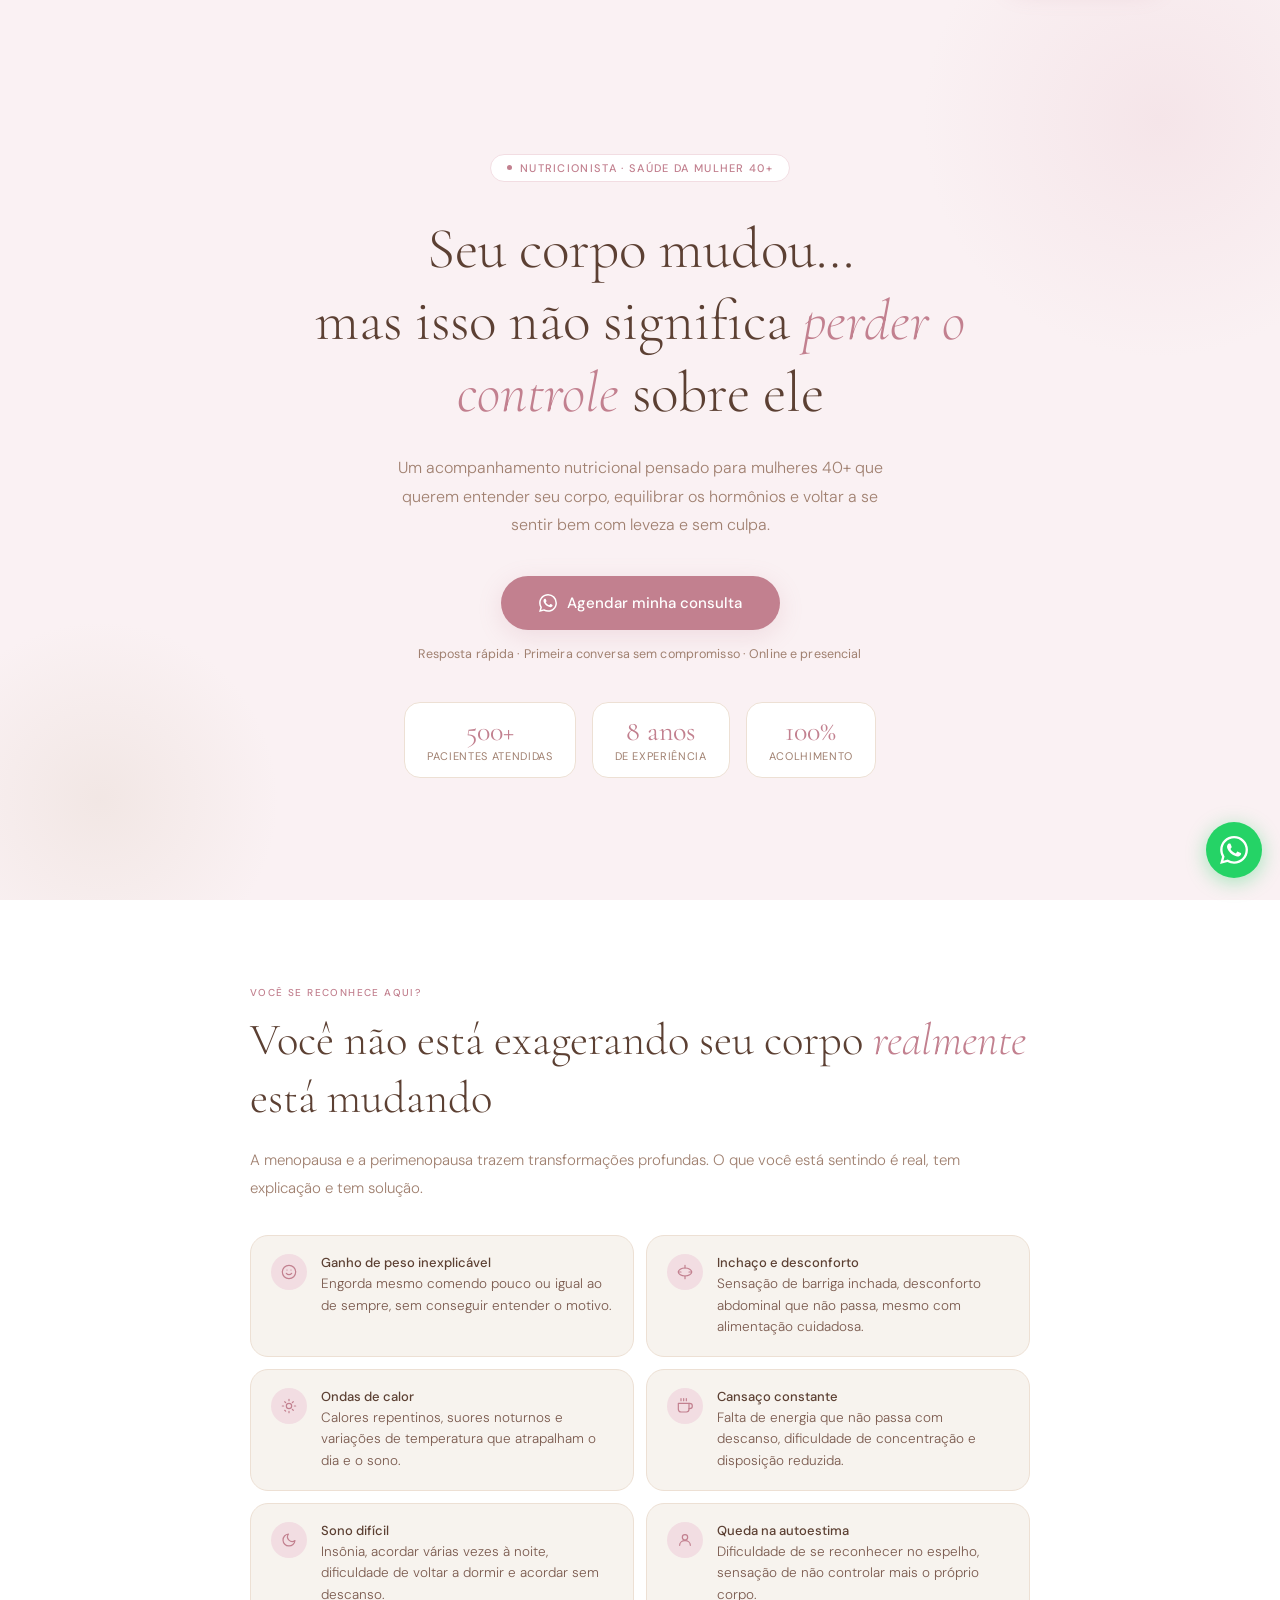
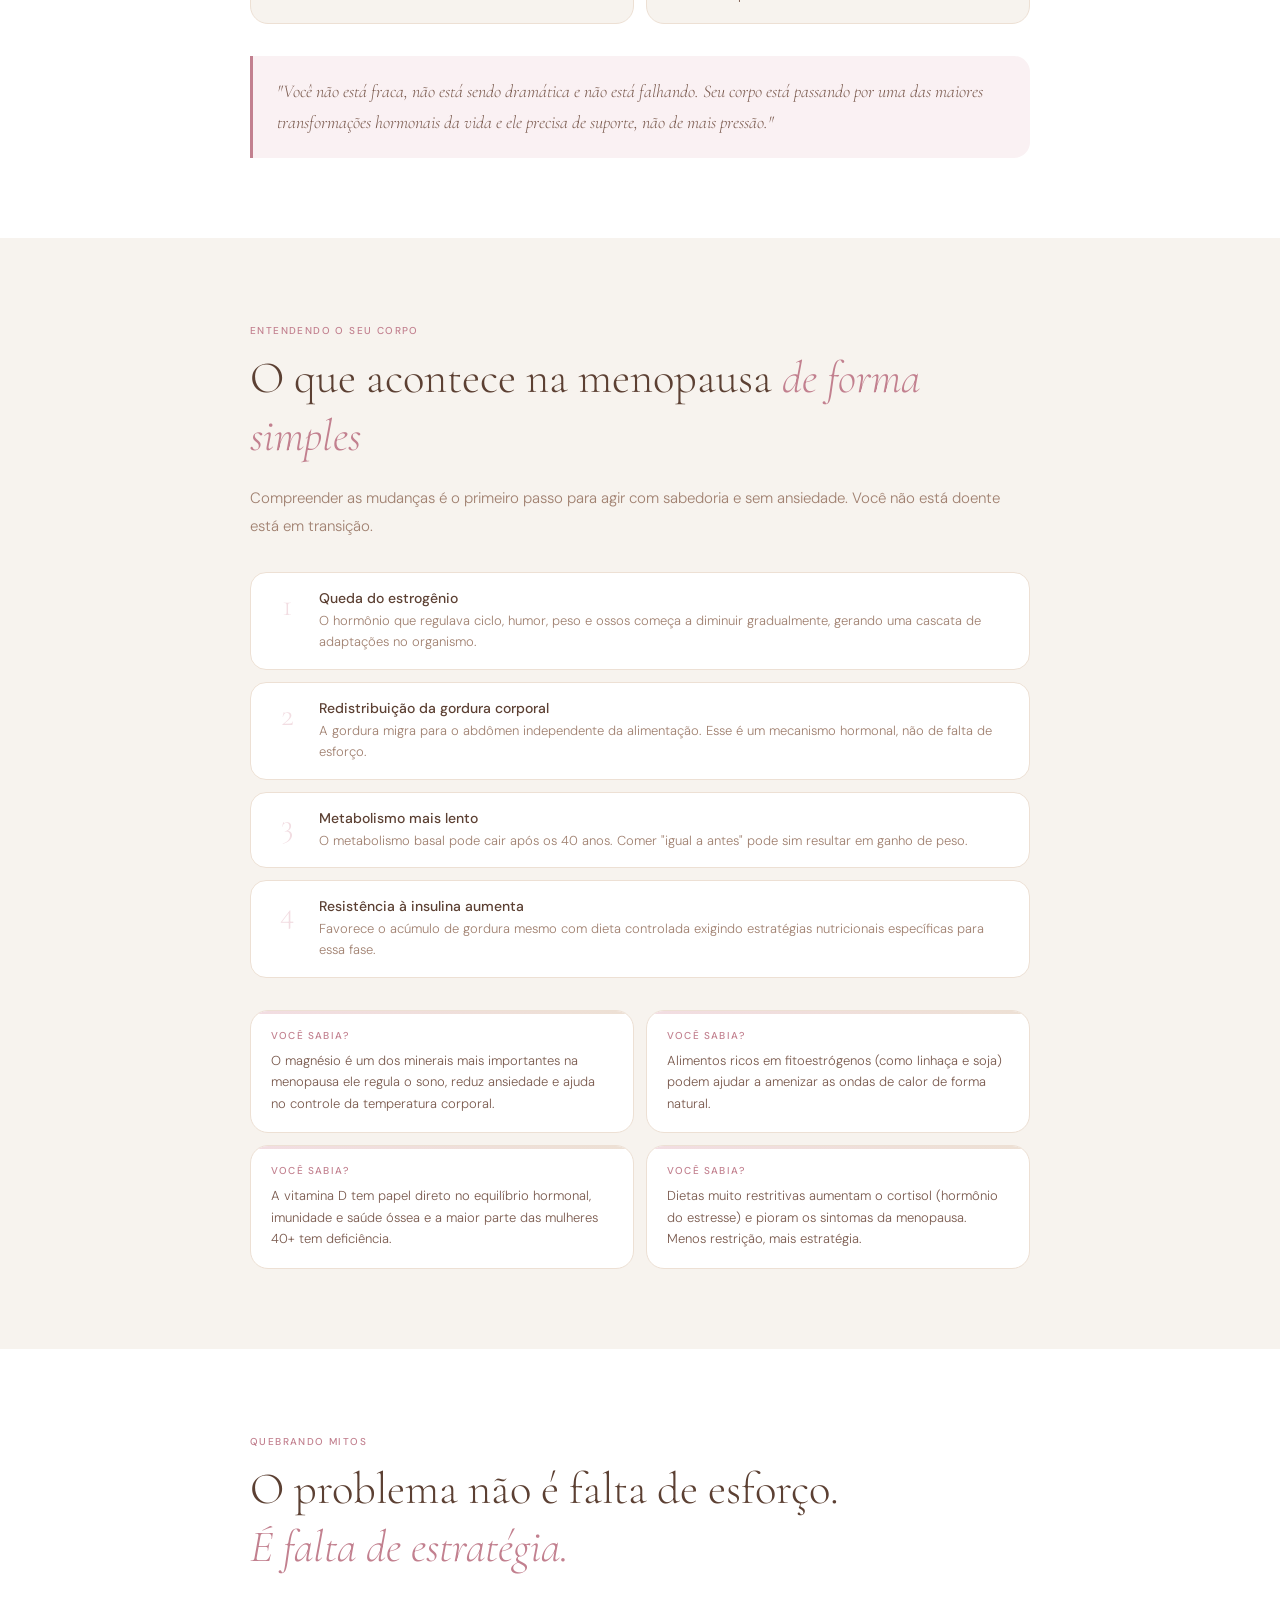
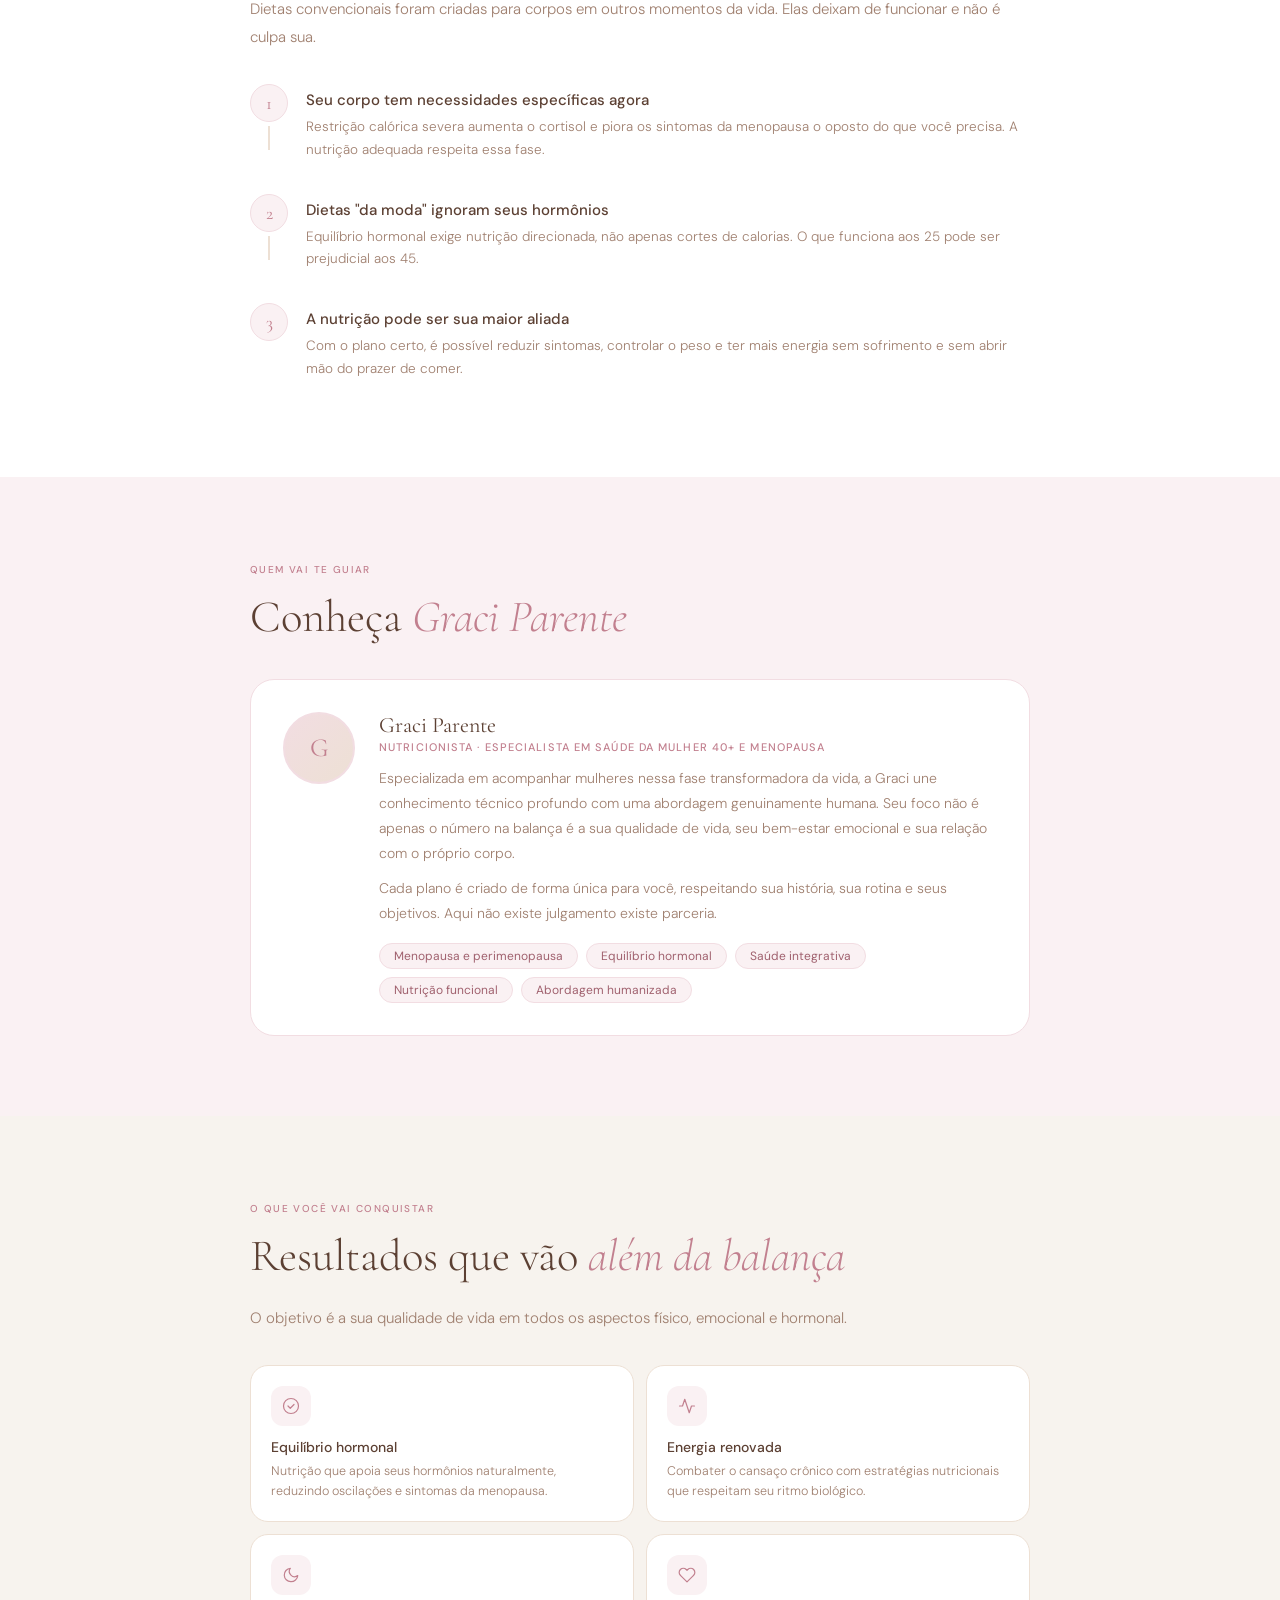
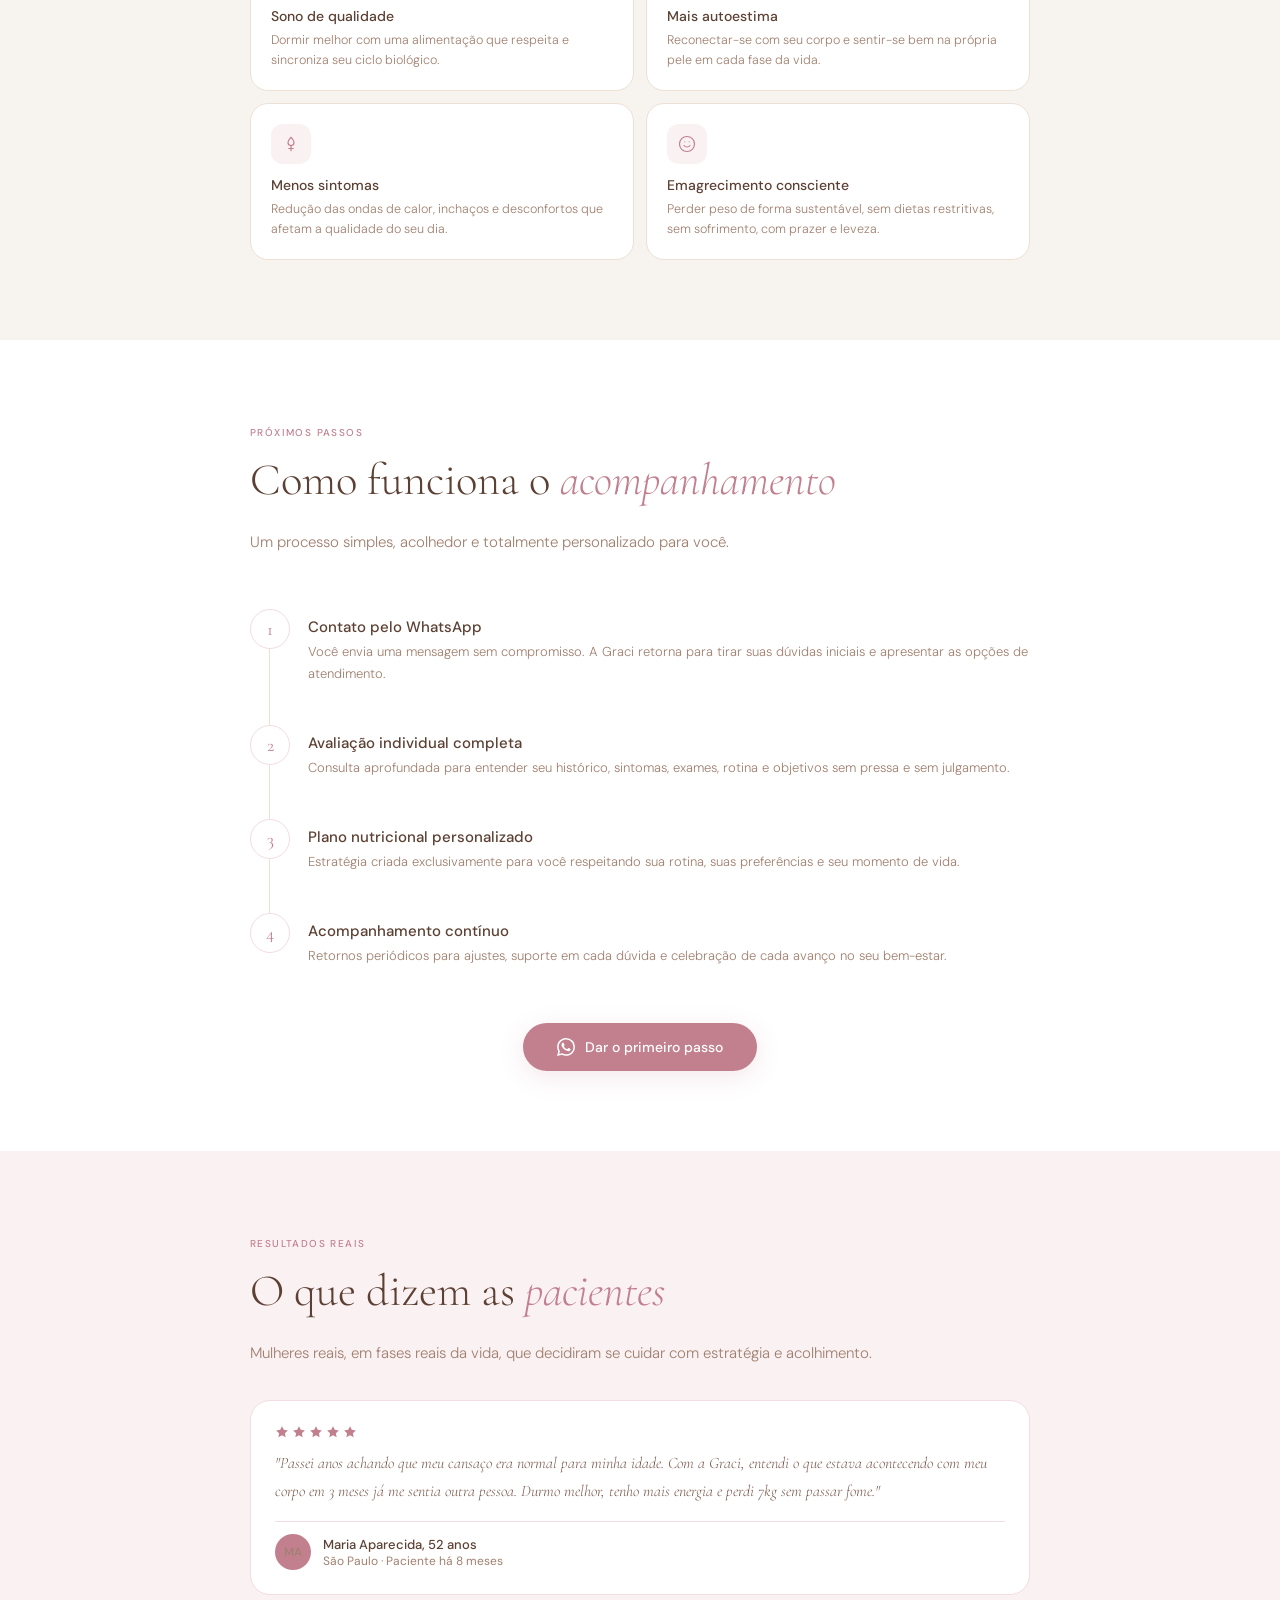
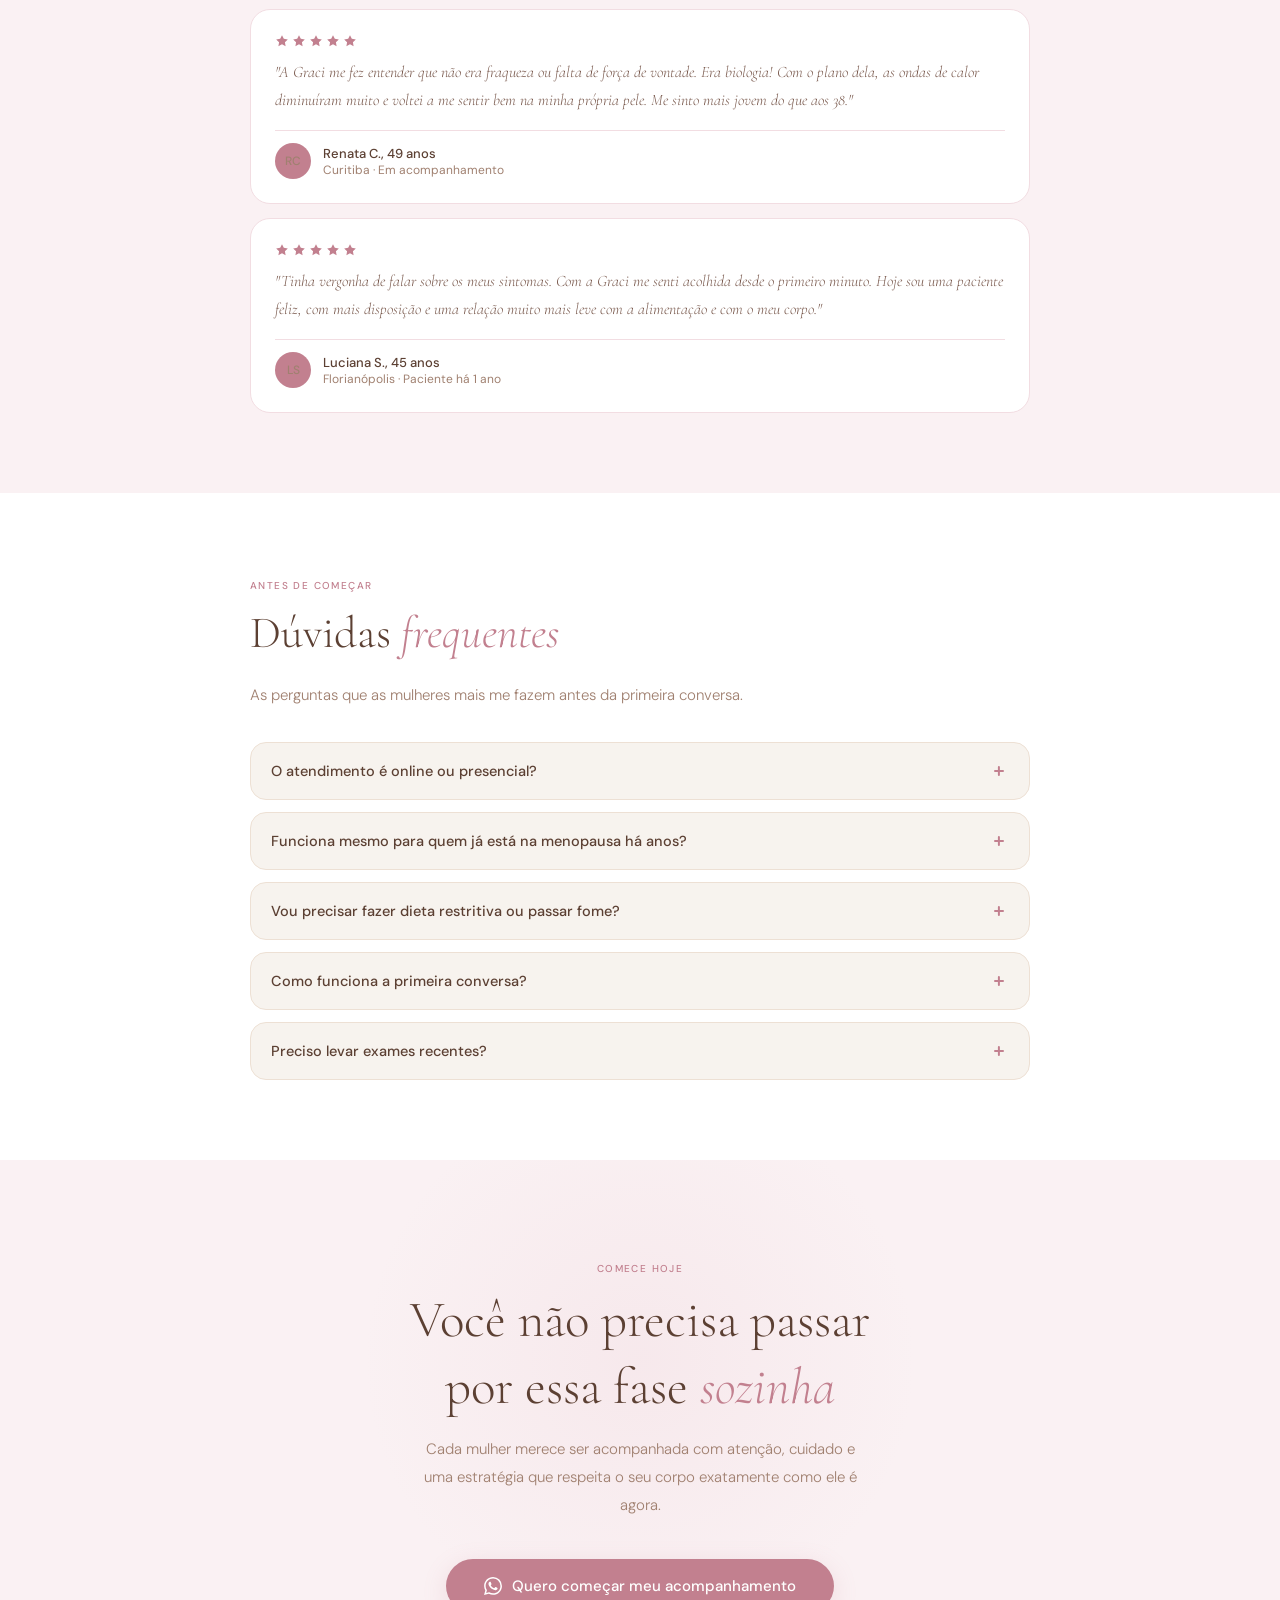
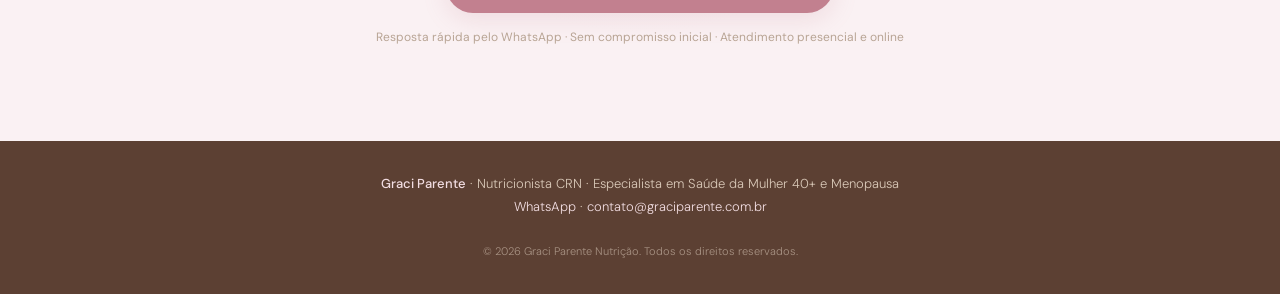
<file: index.html>
<!DOCTYPE html>
<html lang="pt-BR">
<head>
<meta charset="UTF-8">
<meta name="viewport" content="width=device-width, initial-scale=1.0">

<title>Graci Parente · Nutricionista para Mulheres 40+ e Menopausa</title>
<meta name="description" content="Acompanhamento nutricional para mulheres 40+ que querem equilibrar os hormônios, controlar o peso e voltar a se sentir bem na menopausa sem dietas restritivas e sem culpa. Atendimento online e presencial.">
<meta name="author" content="Graci Parente">
<meta name="theme-color" content="#FAF1F3">

<!-- Open Graph / compartilhamento -->
<meta property="og:type" content="website">
<meta property="og:title" content="Graci Parente · Nutricionista para Mulheres 40+ e Menopausa">
<meta property="og:description" content="Equilibre seus hormônios e volte a se sentir bem na menopausa com estratégia, acolhimento e sem dietas restritivas.">
<meta property="og:locale" content="pt_BR">

<link rel="preconnect" href="https://fonts.googleapis.com">
<link rel="preconnect" href="https://fonts.gstatic.com" crossorigin>
<link href="https://fonts.googleapis.com/css2?family=Cormorant+Garamond:ital,wght@0,300;0,400;0,500;0,600;1,300;1,400&family=DM+Sans:wght@300;400;500&display=swap" rel="stylesheet">

<link rel="stylesheet" href="style.css">
</head>
<body>

<a class="skip-link" href="#conteudo">Ir para o conteúdo</a>

<!-- ═══════════════ HEADER STICKY ═══════════════ -->
<header class="site-header" id="siteHeader">
  <div class="site-header-inner">
    <a class="brand" href="#topo" aria-label="Graci Parente início">
      <span class="brand-mark">G</span>
      <span class="brand-text">Graci&nbsp;Parente<small>Nutricionista · Mulheres 40+</small></span>
    </a>
    <a class="btn btn-rose btn-sm" data-wha="header" href="#" aria-label="Falar com a Graci no WhatsApp">
      Agendar consulta
    </a>
  </div>
</header>

<main id="conteudo">

<!-- ═══════════════ HERO ═══════════════ -->
<section class="hero" id="topo">
  <div class="hero-inner">
    <p class="hero-eyebrow">
      <span class="dot" aria-hidden="true"></span>
      Nutricionista · Saúde da Mulher 40+
    </p>
    <h1>Seu corpo mudou…<br>mas isso não significa <em>perder o controle</em> sobre ele</h1>
    <p class="hero-sub">
      Um acompanhamento nutricional pensado para mulheres 40+ que querem entender seu corpo, equilibrar os hormônios e voltar a se sentir bem com leveza e sem culpa.
    </p>
    <a class="btn btn-rose btn-lg" data-wha="hero" href="#">
      <svg class="ico-wha" viewBox="0 0 24 24" aria-hidden="true"><path d="M17.472 14.382c-.297-.149-1.758-.867-2.03-.967-.273-.099-.471-.148-.67.15-.197.297-.767.966-.94 1.164-.173.199-.347.223-.644.075-.297-.15-1.255-.463-2.39-1.475-.883-.788-1.48-1.761-1.653-2.059-.173-.297-.018-.458.13-.606.134-.133.298-.347.446-.52.149-.174.198-.298.298-.497.099-.198.05-.371-.025-.52-.075-.149-.669-1.612-.916-2.207-.242-.579-.487-.5-.669-.51-.173-.008-.371-.01-.57-.01-.198 0-.52.074-.792.372-.272.297-1.04 1.016-1.04 2.479 0 1.462 1.065 2.875 1.213 3.074.149.198 2.096 3.2 5.077 4.487.709.306 1.262.489 1.694.625.712.227 1.36.195 1.871.118.571-.085 1.758-.719 2.006-1.413.248-.694.248-1.289.173-1.413-.074-.124-.272-.198-.57-.347m-5.421 7.403h-.004a9.87 9.87 0 01-5.031-1.378l-.361-.214-3.741.982.998-3.648-.235-.374a9.86 9.86 0 01-1.51-5.26c.001-5.45 4.436-9.884 9.888-9.884 2.64 0 5.122 1.03 6.988 2.898a9.825 9.825 0 012.893 6.994c-.003 5.45-4.437 9.884-9.885 9.884m8.413-18.297A11.815 11.815 0 0012.05 0C5.495 0 .16 5.335.157 11.892c0 2.096.547 4.142 1.588 5.945L.057 24l6.305-1.654a11.882 11.882 0 005.683 1.448h.005c6.554 0 11.89-5.335 11.893-11.893a11.821 11.821 0 00-3.48-8.413z"/></svg>
      Agendar minha consulta
    </a>
    <p class="hero-reassure">Resposta rápida · Primeira conversa sem compromisso · Online e presencial</p>
    <ul class="hero-stats">
      <li class="stat-pill"><strong>500+</strong><span>pacientes atendidas</span></li>
      <li class="stat-pill"><strong>8 anos</strong><span>de experiência</span></li>
      <li class="stat-pill"><strong>100%</strong><span>acolhimento</span></li>
    </ul>
  </div>
</section>

<!-- ═══════════════ DOR / IDENTIFICAÇÃO ═══════════════ -->
<section class="pain-section">
  <div class="section-inner">
    <span class="label reveal">Você se reconhece aqui?</span>
    <h2 class="reveal">Você não está exagerando seu corpo <em>realmente</em> está mudando</h2>
    <p class="lead reveal">A menopausa e a perimenopausa trazem transformações profundas. O que você está sentindo é real, tem explicação e tem solução.</p>
    <div class="pain-grid">
      <article class="pain-card reveal">
        <div class="pain-icon" aria-hidden="true">
          <svg viewBox="0 0 24 24"><circle cx="12" cy="12" r="10"/><path d="M8 14s1.5 2 4 2 4-2 4-2"/><line x1="9" y1="9" x2="9.01" y2="9"/><line x1="15" y1="9" x2="15.01" y2="9"/></svg>
        </div>
        <div><strong>Ganho de peso inexplicável</strong><p>Engorda mesmo comendo pouco ou igual ao de sempre, sem conseguir entender o motivo.</p></div>
      </article>
      <article class="pain-card reveal">
        <div class="pain-icon" aria-hidden="true">
          <svg viewBox="0 0 24 24"><ellipse cx="12" cy="12" rx="10" ry="6"/><path d="M12 2v4M12 18v4M2 12h4M18 12h4"/></svg>
        </div>
        <div><strong>Inchaço e desconforto</strong><p>Sensação de barriga inchada, desconforto abdominal que não passa, mesmo com alimentação cuidadosa.</p></div>
      </article>
      <article class="pain-card reveal">
        <div class="pain-icon" aria-hidden="true">
          <svg viewBox="0 0 24 24"><path d="M12 2v2m6.4 1.6-1.4 1.4M22 12h-2M18.4 18.4l-1.4-1.4M12 20v2M5.6 18.4l1.4 1.4M2 12h2M5.6 5.6l1.4 1.4"/><circle cx="12" cy="12" r="4"/></svg>
        </div>
        <div><strong>Ondas de calor</strong><p>Calores repentinos, suores noturnos e variações de temperatura que atrapalham o dia e o sono.</p></div>
      </article>
      <article class="pain-card reveal">
        <div class="pain-icon" aria-hidden="true">
          <svg viewBox="0 0 24 24"><path d="M18 8h1a4 4 0 010 8h-1"/><path d="M2 8h16v9a4 4 0 01-4 4H6a4 4 0 01-4-4V8z"/><line x1="6" y1="1" x2="6" y2="4"/><line x1="10" y1="1" x2="10" y2="4"/><line x1="14" y1="1" x2="14" y2="4"/></svg>
        </div>
        <div><strong>Cansaço constante</strong><p>Falta de energia que não passa com descanso, dificuldade de concentração e disposição reduzida.</p></div>
      </article>
      <article class="pain-card reveal">
        <div class="pain-icon" aria-hidden="true">
          <svg viewBox="0 0 24 24"><path d="M21 12.79A9 9 0 1111.21 3 7 7 0 0021 12.79z"/></svg>
        </div>
        <div><strong>Sono difícil</strong><p>Insônia, acordar várias vezes à noite, dificuldade de voltar a dormir e acordar sem descanso.</p></div>
      </article>
      <article class="pain-card reveal">
        <div class="pain-icon" aria-hidden="true">
          <svg viewBox="0 0 24 24"><circle cx="12" cy="8" r="4"/><path d="M4 20c0-4 3.6-7 8-7s8 3 8 7"/></svg>
        </div>
        <div><strong>Queda na autoestima</strong><p>Dificuldade de se reconhecer no espelho, sensação de não controlar mais o próprio corpo.</p></div>
      </article>
    </div>
    <blockquote class="quote-block reveal">
      <p>"Você não está fraca, não está sendo dramática e não está falhando. Seu corpo está passando por uma das maiores transformações hormonais da vida e ele precisa de suporte, não de mais pressão."</p>
    </blockquote>
  </div>
</section>

<!-- ═══════════════ EDUCAÇÃO ═══════════════ -->
<section class="edu-section">
  <div class="section-inner">
    <span class="label reveal">Entendendo o seu corpo</span>
    <h2 class="reveal">O que acontece na menopausa <em>de forma simples</em></h2>
    <p class="lead reveal">Compreender as mudanças é o primeiro passo para agir com sabedoria e sem ansiedade. Você não está doente está em transição.</p>

    <div class="menopausa-flow">
      <div class="meno-item reveal">
        <div class="meno-num" aria-hidden="true">1</div>
        <div>
          <h4>Queda do estrogênio</h4>
          <p>O hormônio que regulava ciclo, humor, peso e ossos começa a diminuir gradualmente, gerando uma cascata de adaptações no organismo.</p>
        </div>
      </div>
      <div class="meno-item reveal">
        <div class="meno-num" aria-hidden="true">2</div>
        <div>
          <h4>Redistribuição da gordura corporal</h4>
          <p>A gordura migra para o abdômen independente da alimentação. Esse é um mecanismo hormonal, não de falta de esforço.</p>
        </div>
      </div>
      <div class="meno-item reveal">
        <div class="meno-num" aria-hidden="true">3</div>
        <div>
          <h4>Metabolismo mais lento</h4>
          <p>O metabolismo basal pode cair após os 40 anos. Comer "igual a antes" pode sim resultar em ganho de peso.</p>
        </div>
      </div>
      <div class="meno-item reveal">
        <div class="meno-num" aria-hidden="true">4</div>
        <div>
          <h4>Resistência à insulina aumenta</h4>
          <p>Favorece o acúmulo de gordura mesmo com dieta controlada exigindo estratégias nutricionais específicas para essa fase.</p>
        </div>
      </div>
    </div>

    <div class="sabia-grid">
      <div class="sabia-card reveal">
        <span class="sabia-label">Você sabia?</span>
        <p>O magnésio é um dos minerais mais importantes na menopausa ele regula o sono, reduz ansiedade e ajuda no controle da temperatura corporal.</p>
      </div>
      <div class="sabia-card reveal">
        <span class="sabia-label">Você sabia?</span>
        <p>Alimentos ricos em fitoestrógenos (como linhaça e soja) podem ajudar a amenizar as ondas de calor de forma natural.</p>
      </div>
      <div class="sabia-card reveal">
        <span class="sabia-label">Você sabia?</span>
        <p>A vitamina D tem papel direto no equilíbrio hormonal, imunidade e saúde óssea e a maior parte das mulheres 40+ tem deficiência.</p>
      </div>
      <div class="sabia-card reveal">
        <span class="sabia-label">Você sabia?</span>
        <p>Dietas muito restritivas aumentam o cortisol (hormônio do estresse) e pioram os sintomas da menopausa. Menos restrição, mais estratégia.</p>
      </div>
    </div>
  </div>
</section>

<!-- ═══════════════ QUEBRA DE CRENÇA ═══════════════ -->
<section class="belief-section">
  <div class="section-inner">
    <span class="label reveal">Quebrando mitos</span>
    <h2 class="reveal">O problema não é falta de esforço.<br><em>É falta de estratégia.</em></h2>
    <p class="lead reveal">Dietas convencionais foram criadas para corpos em outros momentos da vida. Elas deixam de funcionar e não é culpa sua.</p>
    <div class="belief-list">
      <div class="belief-item reveal">
        <div class="belief-line" aria-hidden="true">
          <div class="belief-circle">1</div>
          <div class="belief-connector"></div>
        </div>
        <div class="belief-content">
          <h4>Seu corpo tem necessidades específicas agora</h4>
          <p>Restrição calórica severa aumenta o cortisol e piora os sintomas da menopausa o oposto do que você precisa. A nutrição adequada respeita essa fase.</p>
        </div>
      </div>
      <div class="belief-item reveal">
        <div class="belief-line" aria-hidden="true">
          <div class="belief-circle">2</div>
          <div class="belief-connector"></div>
        </div>
        <div class="belief-content">
          <h4>Dietas "da moda" ignoram seus hormônios</h4>
          <p>Equilíbrio hormonal exige nutrição direcionada, não apenas cortes de calorias. O que funciona aos 25 pode ser prejudicial aos 45.</p>
        </div>
      </div>
      <div class="belief-item reveal">
        <div class="belief-line" aria-hidden="true">
          <div class="belief-circle">3</div>
          <div class="belief-connector"></div>
        </div>
        <div class="belief-content">
          <h4>A nutrição pode ser sua maior aliada</h4>
          <p>Com o plano certo, é possível reduzir sintomas, controlar o peso e ter mais energia sem sofrimento e sem abrir mão do prazer de comer.</p>
        </div>
      </div>
    </div>
  </div>
</section>

<!-- ═══════════════ SOBRE ═══════════════ -->
<section class="about-section">
  <div class="section-inner">
    <span class="label reveal">Quem vai te guiar</span>
    <h2 class="reveal">Conheça <em>Graci Parente</em></h2>
    <div class="about-card reveal">
      <div class="about-avatar" aria-hidden="true">G</div>
      <div class="about-text">
        <h3>Graci Parente</h3>
        <span class="about-role">Nutricionista · Especialista em Saúde da Mulher 40+ e Menopausa</span>
        <p>
          Especializada em acompanhar mulheres nessa fase transformadora da vida, a Graci une conhecimento técnico profundo com uma abordagem genuinamente humana. Seu foco não é apenas o número na balança é a sua qualidade de vida, seu bem-estar emocional e sua relação com o próprio corpo.
        </p>
        <p>
          Cada plano é criado de forma única para você, respeitando sua história, sua rotina e seus objetivos. Aqui não existe julgamento existe parceria.
        </p>
        <ul class="about-tags">
          <li class="tag">Menopausa e perimenopausa</li>
          <li class="tag">Equilíbrio hormonal</li>
          <li class="tag">Saúde integrativa</li>
          <li class="tag">Nutrição funcional</li>
          <li class="tag">Abordagem humanizada</li>
        </ul>
      </div>
    </div>
  </div>
</section>

<!-- ═══════════════ BENEFÍCIOS ═══════════════ -->
<section class="benefits-section">
  <div class="section-inner">
    <span class="label reveal">O que você vai conquistar</span>
    <h2 class="reveal">Resultados que vão <em>além da balança</em></h2>
    <p class="lead reveal">O objetivo é a sua qualidade de vida em todos os aspectos físico, emocional e hormonal.</p>
    <div class="benefits-grid">
      <article class="benefit-card reveal">
        <div class="ben-icon" aria-hidden="true">
          <svg viewBox="0 0 24 24"><path d="M12 2C6.48 2 2 6.48 2 12s4.48 10 10 10 10-4.48 10-10S17.52 2 12 2z"/><path d="M8 12l3 3 5-5"/></svg>
        </div>
        <h4>Equilíbrio hormonal</h4>
        <p>Nutrição que apoia seus hormônios naturalmente, reduzindo oscilações e sintomas da menopausa.</p>
      </article>
      <article class="benefit-card reveal">
        <div class="ben-icon" aria-hidden="true">
          <svg viewBox="0 0 24 24"><polyline points="22 12 18 12 15 21 9 3 6 12 2 12"/></svg>
        </div>
        <h4>Energia renovada</h4>
        <p>Combater o cansaço crônico com estratégias nutricionais que respeitam seu ritmo biológico.</p>
      </article>
      <article class="benefit-card reveal">
        <div class="ben-icon" aria-hidden="true">
          <svg viewBox="0 0 24 24"><path d="M21 12.79A9 9 0 1111.21 3 7 7 0 0021 12.79z"/></svg>
        </div>
        <h4>Sono de qualidade</h4>
        <p>Dormir melhor com uma alimentação que respeita e sincroniza seu ciclo biológico.</p>
      </article>
      <article class="benefit-card reveal">
        <div class="ben-icon" aria-hidden="true">
          <svg viewBox="0 0 24 24"><path d="M20.84 4.61a5.5 5.5 0 00-7.78 0L12 5.67l-1.06-1.06a5.5 5.5 0 00-7.78 7.78l1.06 1.06L12 21.23l7.78-7.78 1.06-1.06a5.5 5.5 0 000-7.78z"/></svg>
        </div>
        <h4>Mais autoestima</h4>
        <p>Reconectar-se com seu corpo e sentir-se bem na própria pele em cada fase da vida.</p>
      </article>
      <article class="benefit-card reveal">
        <div class="ben-icon" aria-hidden="true">
          <svg viewBox="0 0 24 24"><path d="M12 3c1 2 4 3.5 4 7a4 4 0 01-8 0c0-3.5 3-5 4-7z"/><path d="M12 14v7M9 18h6"/></svg>
        </div>
        <h4>Menos sintomas</h4>
        <p>Redução das ondas de calor, inchaços e desconfortos que afetam a qualidade do seu dia.</p>
      </article>
      <article class="benefit-card reveal">
        <div class="ben-icon" aria-hidden="true">
          <svg viewBox="0 0 24 24"><circle cx="12" cy="12" r="10"/><path d="M8 14s1.5 2 4 2 4-2 4-2"/><line x1="9" y1="9" x2="9.01" y2="9"/><line x1="15" y1="9" x2="15.01" y2="9"/></svg>
        </div>
        <h4>Emagrecimento consciente</h4>
        <p>Perder peso de forma sustentável, sem dietas restritivas, sem sofrimento, com prazer e leveza.</p>
      </article>
    </div>
  </div>
</section>

<!-- ═══════════════ PROCESSO ═══════════════ -->
<section class="process-section">
  <div class="section-inner">
    <span class="label reveal">Próximos passos</span>
    <h2 class="reveal">Como funciona o <em>acompanhamento</em></h2>
    <p class="lead reveal">Um processo simples, acolhedor e totalmente personalizado para você.</p>
    <div class="steps">
      <div class="step reveal">
        <div class="step-num" aria-hidden="true">1</div>
        <div class="step-content">
          <h4>Contato pelo WhatsApp</h4>
          <p>Você envia uma mensagem sem compromisso. A Graci retorna para tirar suas dúvidas iniciais e apresentar as opções de atendimento.</p>
        </div>
      </div>
      <div class="step reveal">
        <div class="step-num" aria-hidden="true">2</div>
        <div class="step-content">
          <h4>Avaliação individual completa</h4>
          <p>Consulta aprofundada para entender seu histórico, sintomas, exames, rotina e objetivos sem pressa e sem julgamento.</p>
        </div>
      </div>
      <div class="step reveal">
        <div class="step-num" aria-hidden="true">3</div>
        <div class="step-content">
          <h4>Plano nutricional personalizado</h4>
          <p>Estratégia criada exclusivamente para você respeitando sua rotina, suas preferências e seu momento de vida.</p>
        </div>
      </div>
      <div class="step reveal">
        <div class="step-num" aria-hidden="true">4</div>
        <div class="step-content">
          <h4>Acompanhamento contínuo</h4>
          <p>Retornos periódicos para ajustes, suporte em cada dúvida e celebração de cada avanço no seu bem-estar.</p>
        </div>
      </div>
    </div>
    <div class="process-cta reveal">
      <a class="btn btn-rose" data-wha="processo" href="#">
        <svg class="ico-wha" viewBox="0 0 24 24" aria-hidden="true"><path d="M17.472 14.382c-.297-.149-1.758-.867-2.03-.967-.273-.099-.471-.148-.67.15-.197.297-.767.966-.94 1.164-.173.199-.347.223-.644.075-.297-.15-1.255-.463-2.39-1.475-.883-.788-1.48-1.761-1.653-2.059-.173-.297-.018-.458.13-.606.134-.133.298-.347.446-.52.149-.174.198-.298.298-.497.099-.198.05-.371-.025-.52-.075-.149-.669-1.612-.916-2.207-.242-.579-.487-.5-.669-.51-.173-.008-.371-.01-.57-.01-.198 0-.52.074-.792.372-.272.297-1.04 1.016-1.04 2.479 0 1.462 1.065 2.875 1.213 3.074.149.198 2.096 3.2 5.077 4.487.709.306 1.262.489 1.694.625.712.227 1.36.195 1.871.118.571-.085 1.758-.719 2.006-1.413.248-.694.248-1.289.173-1.413-.074-.124-.272-.198-.57-.347m-5.421 7.403h-.004a9.87 9.87 0 01-5.031-1.378l-.361-.214-3.741.982.998-3.648-.235-.374a9.86 9.86 0 01-1.51-5.26c.001-5.45 4.436-9.884 9.888-9.884 2.64 0 5.122 1.03 6.988 2.898a9.825 9.825 0 012.893 6.994c-.003 5.45-4.437 9.884-9.885 9.884m8.413-18.297A11.815 11.815 0 0012.05 0C5.495 0 .16 5.335.157 11.892c0 2.096.547 4.142 1.588 5.945L.057 24l6.305-1.654a11.882 11.882 0 005.683 1.448h.005c6.554 0 11.89-5.335 11.893-11.893a11.821 11.821 0 00-3.48-8.413z"/></svg>
        Dar o primeiro passo
      </a>
    </div>
  </div>
</section>

<!-- ═══════════════ DEPOIMENTOS ═══════════════ -->
<section class="testi-section">
  <div class="section-inner">
    <span class="label reveal">Resultados reais</span>
    <h2 class="reveal">O que dizem as <em>pacientes</em></h2>
    <p class="lead reveal">Mulheres reais, em fases reais da vida, que decidiram se cuidar com estratégia e acolhimento.</p>
    <div class="testi-grid">
      <figure class="testi-card reveal">
        <div class="stars" role="img" aria-label="5 de 5 estrelas">
          <svg class="star" viewBox="0 0 24 24" aria-hidden="true"><polygon points="12 2 15.09 8.26 22 9.27 17 14.14 18.18 21.02 12 17.77 5.82 21.02 7 14.14 2 9.27 8.91 8.26 12 2"/></svg>
          <svg class="star" viewBox="0 0 24 24" aria-hidden="true"><polygon points="12 2 15.09 8.26 22 9.27 17 14.14 18.18 21.02 12 17.77 5.82 21.02 7 14.14 2 9.27 8.91 8.26 12 2"/></svg>
          <svg class="star" viewBox="0 0 24 24" aria-hidden="true"><polygon points="12 2 15.09 8.26 22 9.27 17 14.14 18.18 21.02 12 17.77 5.82 21.02 7 14.14 2 9.27 8.91 8.26 12 2"/></svg>
          <svg class="star" viewBox="0 0 24 24" aria-hidden="true"><polygon points="12 2 15.09 8.26 22 9.27 17 14.14 18.18 21.02 12 17.77 5.82 21.02 7 14.14 2 9.27 8.91 8.26 12 2"/></svg>
          <svg class="star" viewBox="0 0 24 24" aria-hidden="true"><polygon points="12 2 15.09 8.26 22 9.27 17 14.14 18.18 21.02 12 17.77 5.82 21.02 7 14.14 2 9.27 8.91 8.26 12 2"/></svg>
        </div>
        <blockquote>"Passei anos achando que meu cansaço era normal para minha idade. Com a Graci, entendi o que estava acontecendo com meu corpo em 3 meses já me sentia outra pessoa. Durmo melhor, tenho mais energia e perdi 7kg sem passar fome."</blockquote>
        <figcaption class="testi-author">
          <span class="testi-avatar" aria-hidden="true">MA</span>
          <span><strong>Maria Aparecida, 52 anos</strong><span>São Paulo · Paciente há 8 meses</span></span>
        </figcaption>
      </figure>
      <figure class="testi-card reveal">
        <div class="stars" role="img" aria-label="5 de 5 estrelas">
          <svg class="star" viewBox="0 0 24 24" aria-hidden="true"><polygon points="12 2 15.09 8.26 22 9.27 17 14.14 18.18 21.02 12 17.77 5.82 21.02 7 14.14 2 9.27 8.91 8.26 12 2"/></svg>
          <svg class="star" viewBox="0 0 24 24" aria-hidden="true"><polygon points="12 2 15.09 8.26 22 9.27 17 14.14 18.18 21.02 12 17.77 5.82 21.02 7 14.14 2 9.27 8.91 8.26 12 2"/></svg>
          <svg class="star" viewBox="0 0 24 24" aria-hidden="true"><polygon points="12 2 15.09 8.26 22 9.27 17 14.14 18.18 21.02 12 17.77 5.82 21.02 7 14.14 2 9.27 8.91 8.26 12 2"/></svg>
          <svg class="star" viewBox="0 0 24 24" aria-hidden="true"><polygon points="12 2 15.09 8.26 22 9.27 17 14.14 18.18 21.02 12 17.77 5.82 21.02 7 14.14 2 9.27 8.91 8.26 12 2"/></svg>
          <svg class="star" viewBox="0 0 24 24" aria-hidden="true"><polygon points="12 2 15.09 8.26 22 9.27 17 14.14 18.18 21.02 12 17.77 5.82 21.02 7 14.14 2 9.27 8.91 8.26 12 2"/></svg>
        </div>
        <blockquote>"A Graci me fez entender que não era fraqueza ou falta de força de vontade. Era biologia! Com o plano dela, as ondas de calor diminuíram muito e voltei a me sentir bem na minha própria pele. Me sinto mais jovem do que aos 38."</blockquote>
        <figcaption class="testi-author">
          <span class="testi-avatar" aria-hidden="true">RC</span>
          <span><strong>Renata C., 49 anos</strong><span>Curitiba · Em acompanhamento</span></span>
        </figcaption>
      </figure>
      <figure class="testi-card reveal">
        <div class="stars" role="img" aria-label="5 de 5 estrelas">
          <svg class="star" viewBox="0 0 24 24" aria-hidden="true"><polygon points="12 2 15.09 8.26 22 9.27 17 14.14 18.18 21.02 12 17.77 5.82 21.02 7 14.14 2 9.27 8.91 8.26 12 2"/></svg>
          <svg class="star" viewBox="0 0 24 24" aria-hidden="true"><polygon points="12 2 15.09 8.26 22 9.27 17 14.14 18.18 21.02 12 17.77 5.82 21.02 7 14.14 2 9.27 8.91 8.26 12 2"/></svg>
          <svg class="star" viewBox="0 0 24 24" aria-hidden="true"><polygon points="12 2 15.09 8.26 22 9.27 17 14.14 18.18 21.02 12 17.77 5.82 21.02 7 14.14 2 9.27 8.91 8.26 12 2"/></svg>
          <svg class="star" viewBox="0 0 24 24" aria-hidden="true"><polygon points="12 2 15.09 8.26 22 9.27 17 14.14 18.18 21.02 12 17.77 5.82 21.02 7 14.14 2 9.27 8.91 8.26 12 2"/></svg>
          <svg class="star" viewBox="0 0 24 24" aria-hidden="true"><polygon points="12 2 15.09 8.26 22 9.27 17 14.14 18.18 21.02 12 17.77 5.82 21.02 7 14.14 2 9.27 8.91 8.26 12 2"/></svg>
        </div>
        <blockquote>"Tinha vergonha de falar sobre os meus sintomas. Com a Graci me senti acolhida desde o primeiro minuto. Hoje sou uma paciente feliz, com mais disposição e uma relação muito mais leve com a alimentação e com o meu corpo."</blockquote>
        <figcaption class="testi-author">
          <span class="testi-avatar" aria-hidden="true">LS</span>
          <span><strong>Luciana S., 45 anos</strong><span>Florianópolis · Paciente há 1 ano</span></span>
        </figcaption>
      </figure>
    </div>
  </div>
</section>

<!-- ═══════════════ FAQ ═══════════════ -->
<section class="faq-section">
  <div class="section-inner">
    <span class="label reveal">Antes de começar</span>
    <h2 class="reveal">Dúvidas <em>frequentes</em></h2>
    <p class="lead reveal">As perguntas que as mulheres mais me fazem antes da primeira conversa.</p>
    <div class="faq-list reveal">
      <details class="faq-item">
        <summary>
          <span>O atendimento é online ou presencial?</span>
          <span class="faq-chevron" aria-hidden="true"></span>
        </summary>
        <div class="faq-answer">
          <p>Os dois. Você escolhe o que for mais confortável para a sua rotina o acompanhamento online tem a mesma profundidade e atenção do presencial, com toda a estrutura para acompanhar você de onde estiver.</p>
        </div>
      </details>
      <details class="faq-item">
        <summary>
          <span>Funciona mesmo para quem já está na menopausa há anos?</span>
          <span class="faq-chevron" aria-hidden="true"></span>
        </summary>
        <div class="faq-answer">
          <p>Sim. Nunca é tarde para apoiar o seu corpo. Independente de há quanto tempo você está nessa fase, é possível reduzir sintomas, recuperar energia e melhorar a sua relação com o peso e com a alimentação.</p>
        </div>
      </details>
      <details class="faq-item">
        <summary>
          <span>Vou precisar fazer dieta restritiva ou passar fome?</span>
          <span class="faq-chevron" aria-hidden="true"></span>
        </summary>
        <div class="faq-answer">
          <p>Não. Restrição severa piora os sintomas da menopausa. O trabalho aqui é o oposto disso: um plano personalizado, com estratégia, que respeita a sua rotina e o prazer de comer sem sofrimento e sem culpa.</p>
        </div>
      </details>
      <details class="faq-item">
        <summary>
          <span>Como funciona a primeira conversa?</span>
          <span class="faq-chevron" aria-hidden="true"></span>
        </summary>
        <div class="faq-answer">
          <p>É leve e sem compromisso. Você manda uma mensagem no WhatsApp, eu tiro suas dúvidas iniciais e explico as opções de atendimento. Só depois disso você decide se quer seguir no seu tempo.</p>
        </div>
      </details>
      <details class="faq-item">
        <summary>
          <span>Preciso levar exames recentes?</span>
          <span class="faq-chevron" aria-hidden="true"></span>
        </summary>
        <div class="faq-answer">
          <p>Se tiver exames recentes, eles ajudam a personalizar ainda mais o seu plano. Mas não são obrigatórios para começar a gente avalia juntas o que faz sentido para o seu caso na primeira consulta.</p>
        </div>
      </details>
    </div>
  </div>
</section>

<!-- ═══════════════ CTA FINAL ═══════════════ -->
<section class="cta-section">
  <div class="section-inner">
    <span class="label reveal">Comece hoje</span>
    <h2 class="reveal">Você não precisa passar<br>por essa fase <em>sozinha</em></h2>
    <p class="lead reveal">Cada mulher merece ser acompanhada com atenção, cuidado e uma estratégia que respeita o seu corpo exatamente como ele é agora.</p>
    <div class="cta-btns reveal">
      <a class="btn btn-rose btn-lg" data-wha="cta-final" href="#">
        <svg class="ico-wha" viewBox="0 0 24 24" aria-hidden="true"><path d="M17.472 14.382c-.297-.149-1.758-.867-2.03-.967-.273-.099-.471-.148-.67.15-.197.297-.767.966-.94 1.164-.173.199-.347.223-.644.075-.297-.15-1.255-.463-2.39-1.475-.883-.788-1.48-1.761-1.653-2.059-.173-.297-.018-.458.13-.606.134-.133.298-.347.446-.52.149-.174.198-.298.298-.497.099-.198.05-.371-.025-.52-.075-.149-.669-1.612-.916-2.207-.242-.579-.487-.5-.669-.51-.173-.008-.371-.01-.57-.01-.198 0-.52.074-.792.372-.272.297-1.04 1.016-1.04 2.479 0 1.462 1.065 2.875 1.213 3.074.149.198 2.096 3.2 5.077 4.487.709.306 1.262.489 1.694.625.712.227 1.36.195 1.871.118.571-.085 1.758-.719 2.006-1.413.248-.694.248-1.289.173-1.413-.074-.124-.272-.198-.57-.347m-5.421 7.403h-.004a9.87 9.87 0 01-5.031-1.378l-.361-.214-3.741.982.998-3.648-.235-.374a9.86 9.86 0 01-1.51-5.26c.001-5.45 4.436-9.884 9.888-9.884 2.64 0 5.122 1.03 6.988 2.898a9.825 9.825 0 012.893 6.994c-.003 5.45-4.437 9.884-9.885 9.884m8.413-18.297A11.815 11.815 0 0012.05 0C5.495 0 .16 5.335.157 11.892c0 2.096.547 4.142 1.588 5.945L.057 24l6.305-1.654a11.882 11.882 0 005.683 1.448h.005c6.554 0 11.89-5.335 11.893-11.893a11.821 11.821 0 00-3.48-8.413z"/></svg>
        Quero começar meu acompanhamento
      </a>
    </div>
    <p class="cta-note reveal">Resposta rápida pelo WhatsApp · Sem compromisso inicial · Atendimento presencial e online</p>
  </div>
</section>

</main>

<!-- ═══════════════ FOOTER ═══════════════ -->
<footer>
  <strong>Graci Parente</strong> · Nutricionista CRN · Especialista em Saúde da Mulher 40+ e Menopausa<br>
  <a data-wha="footer" href="#">WhatsApp</a> · <a href="mailto:contato@graciparente.com.br">contato@graciparente.com.br</a>
  <br><br>
  <span class="footer-fine">© <span id="year">2025</span> Graci Parente Nutrição. Todos os direitos reservados.</span>
</footer>

<!-- ═══════════════ BARRA STICKY MOBILE ═══════════════ -->
<div class="mobile-cta" id="mobileCta">
  <a class="btn btn-rose btn-block" data-wha="barra-mobile" href="#">
    <svg class="ico-wha" viewBox="0 0 24 24" aria-hidden="true"><path d="M17.472 14.382c-.297-.149-1.758-.867-2.03-.967-.273-.099-.471-.148-.67.15-.197.297-.767.966-.94 1.164-.173.199-.347.223-.644.075-.297-.15-1.255-.463-2.39-1.475-.883-.788-1.48-1.761-1.653-2.059-.173-.297-.018-.458.13-.606.134-.133.298-.347.446-.52.149-.174.198-.298.298-.497.099-.198.05-.371-.025-.52-.075-.149-.669-1.612-.916-2.207-.242-.579-.487-.5-.669-.51-.173-.008-.371-.01-.57-.01-.198 0-.52.074-.792.372-.272.297-1.04 1.016-1.04 2.479 0 1.462 1.065 2.875 1.213 3.074.149.198 2.096 3.2 5.077 4.487.709.306 1.262.489 1.694.625.712.227 1.36.195 1.871.118.571-.085 1.758-.719 2.006-1.413.248-.694.248-1.289.173-1.413-.074-.124-.272-.198-.57-.347m-5.421 7.403h-.004a9.87 9.87 0 01-5.031-1.378l-.361-.214-3.741.982.998-3.648-.235-.374a9.86 9.86 0 01-1.51-5.26c.001-5.45 4.436-9.884 9.888-9.884 2.64 0 5.122 1.03 6.988 2.898a9.825 9.825 0 012.893 6.994c-.003 5.45-4.437 9.884-9.885 9.884m8.413-18.297A11.815 11.815 0 0012.05 0C5.495 0 .16 5.335.157 11.892c0 2.096.547 4.142 1.588 5.945L.057 24l6.305-1.654a11.882 11.882 0 005.683 1.448h.005c6.554 0 11.89-5.335 11.893-11.893a11.821 11.821 0 00-3.48-8.413z"/></svg>
    Agendar consulta
  </a>
</div>

<!-- ═══════════════ WHATSAPP FLOAT ═══════════════ -->
<a class="wha-float" data-wha="float" href="#" aria-label="Falar comigo no WhatsApp">
  <svg viewBox="0 0 24 24" xmlns="http://www.w3.org/2000/svg" aria-hidden="true">
    <path d="M17.472 14.382c-.297-.149-1.758-.867-2.03-.967-.273-.099-.471-.148-.67.15-.197.297-.767.966-.94 1.164-.173.199-.347.223-.644.075-.297-.15-1.255-.463-2.39-1.475-.883-.788-1.48-1.761-1.653-2.059-.173-.297-.018-.458.13-.606.134-.133.298-.347.446-.52.149-.174.198-.298.298-.497.099-.198.05-.371-.025-.52-.075-.149-.669-1.612-.916-2.207-.242-.579-.487-.5-.669-.51-.173-.008-.371-.01-.57-.01-.198 0-.52.074-.792.372-.272.297-1.04 1.016-1.04 2.479 0 1.462 1.065 2.875 1.213 3.074.149.198 2.096 3.2 5.077 4.487.709.306 1.262.489 1.694.625.712.227 1.36.195 1.871.118.571-.085 1.758-.719 2.006-1.413.248-.694.248-1.289.173-1.413-.074-.124-.272-.198-.57-.347m-5.421 7.403h-.004a9.87 9.87 0 01-5.031-1.378l-.361-.214-3.741.982.998-3.648-.235-.374a9.86 9.86 0 01-1.51-5.26c.001-5.45 4.436-9.884 9.888-9.884 2.64 0 5.122 1.03 6.988 2.898a9.825 9.825 0 012.893 6.994c-.003 5.45-4.437 9.884-9.885 9.884m8.413-18.297A11.815 11.815 0 0012.05 0C5.495 0 .16 5.335.157 11.892c0 2.096.547 4.142 1.588 5.945L.057 24l6.305-1.654a11.882 11.882 0 005.683 1.448h.005c6.554 0 11.89-5.335 11.893-11.893a11.821 11.821 0 00-3.48-8.413z"/>
  </svg>
</a>

<script src="script.js" defer></script>
</body>
</html>
</file>
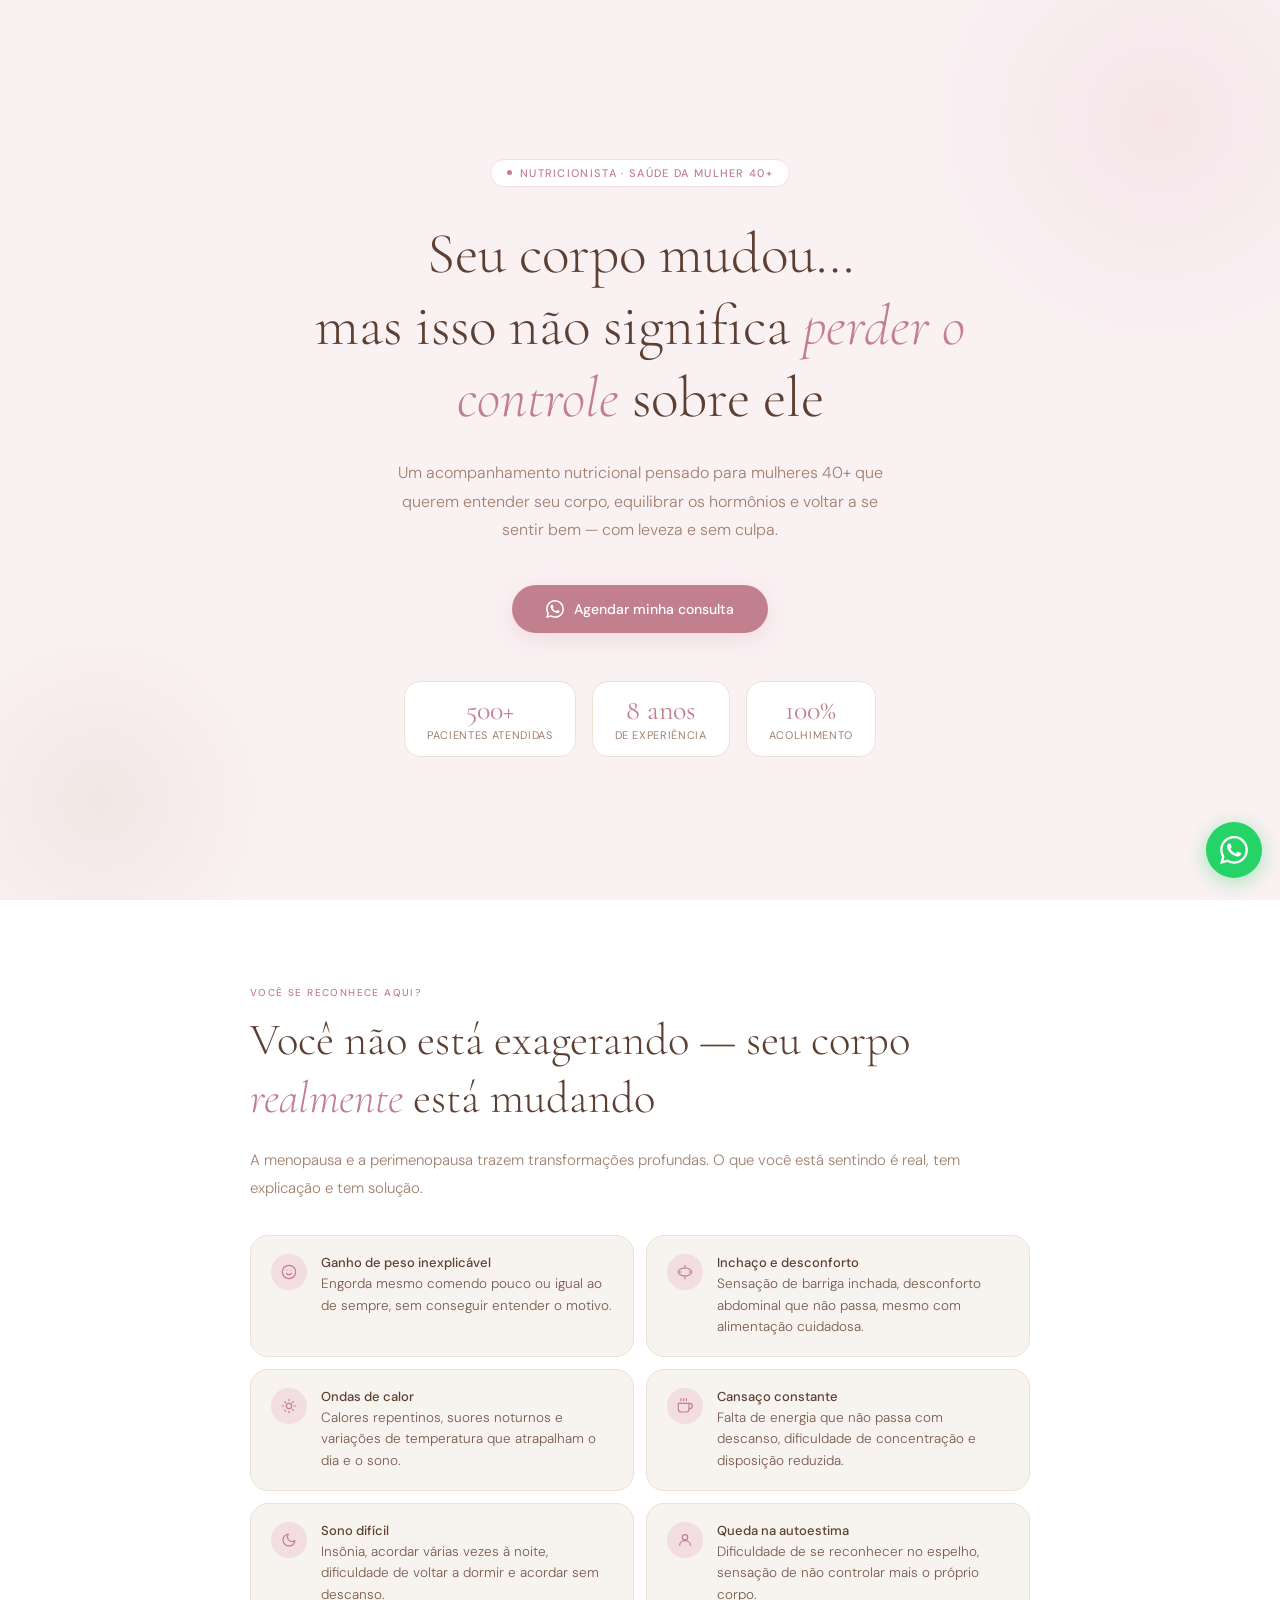
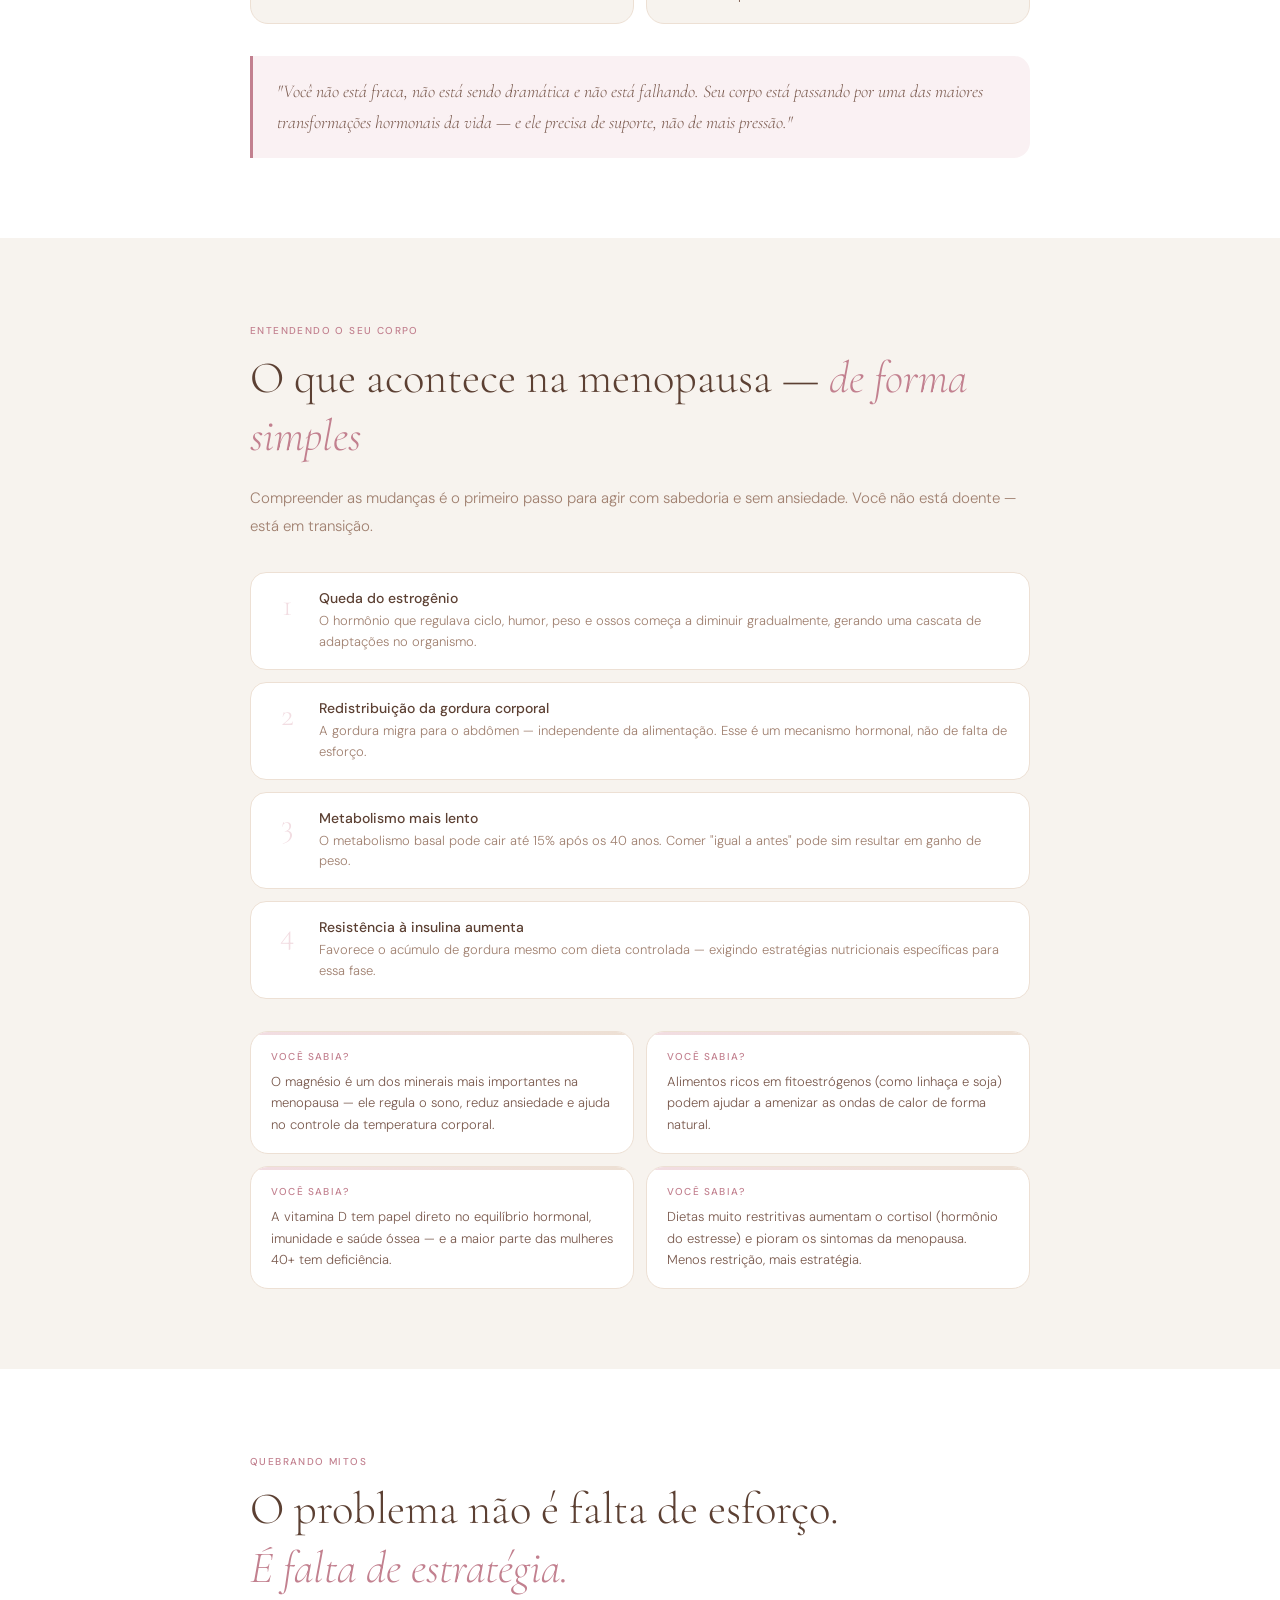
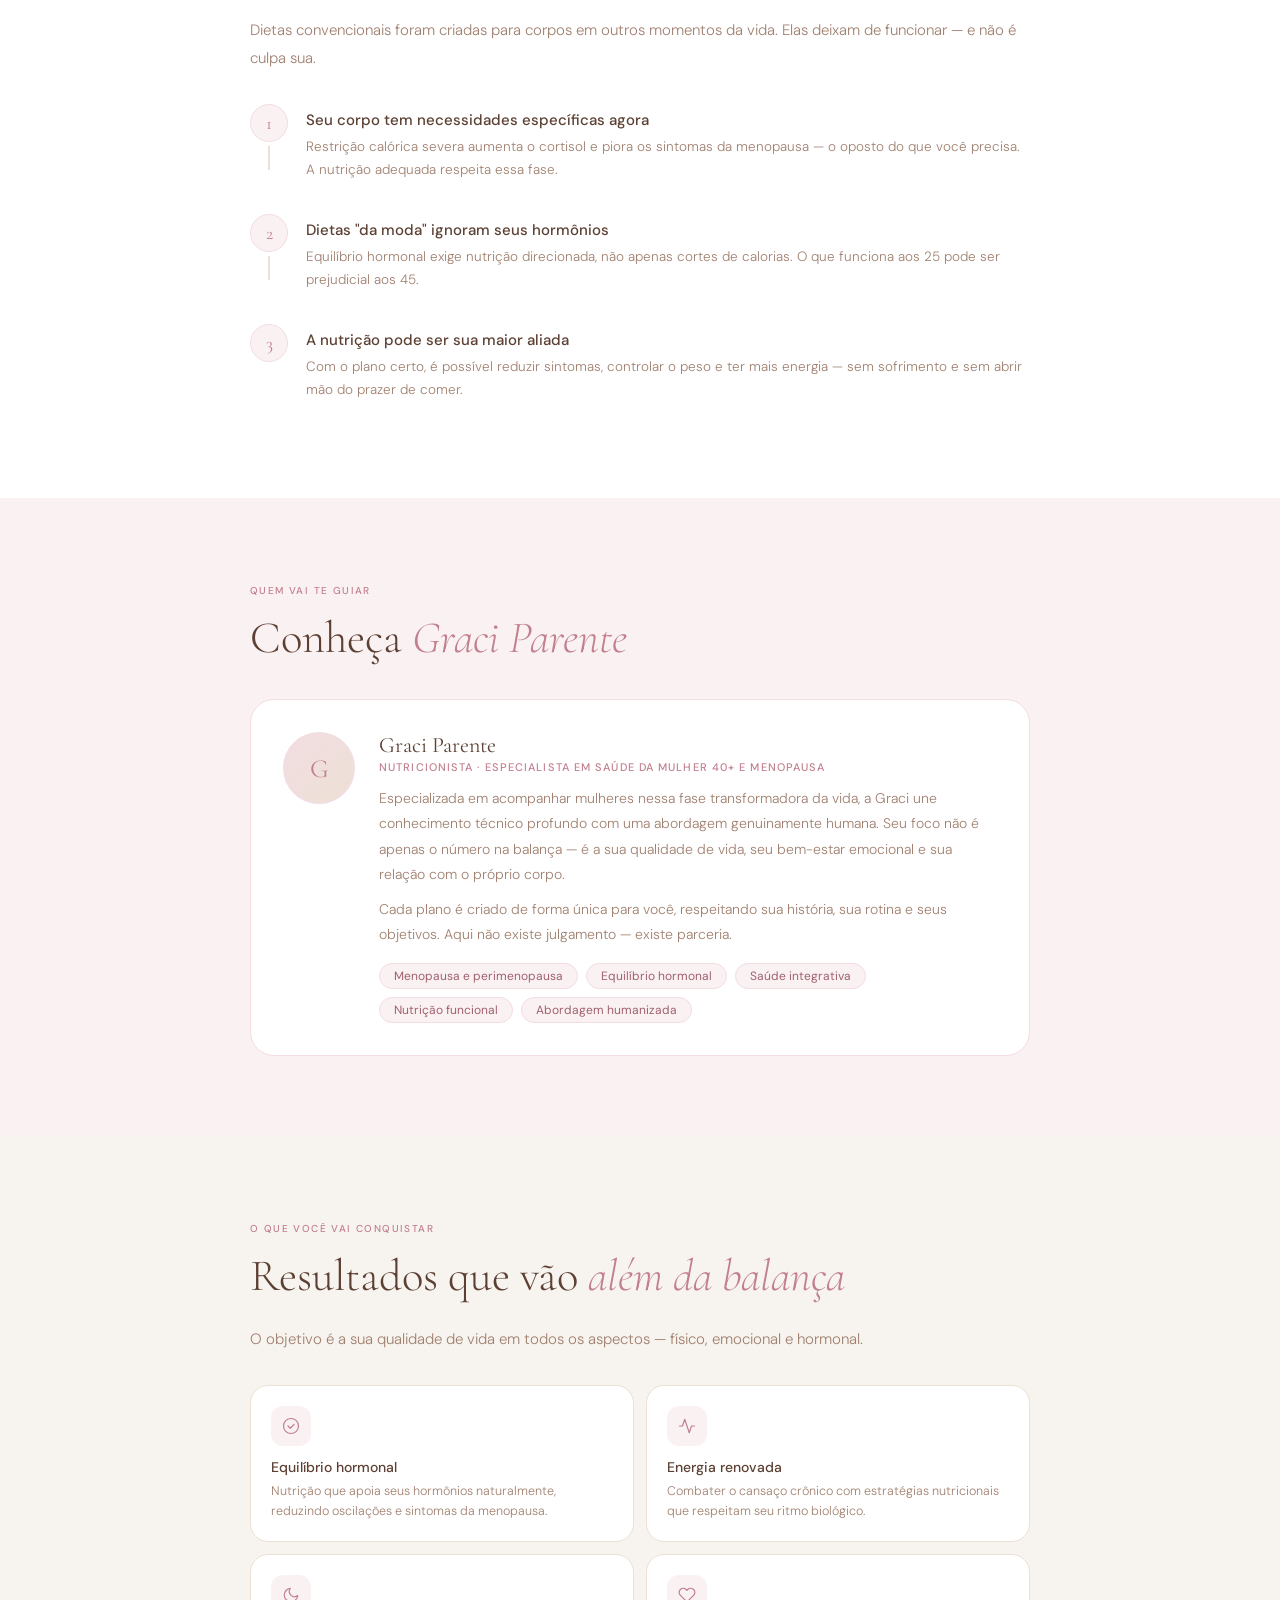
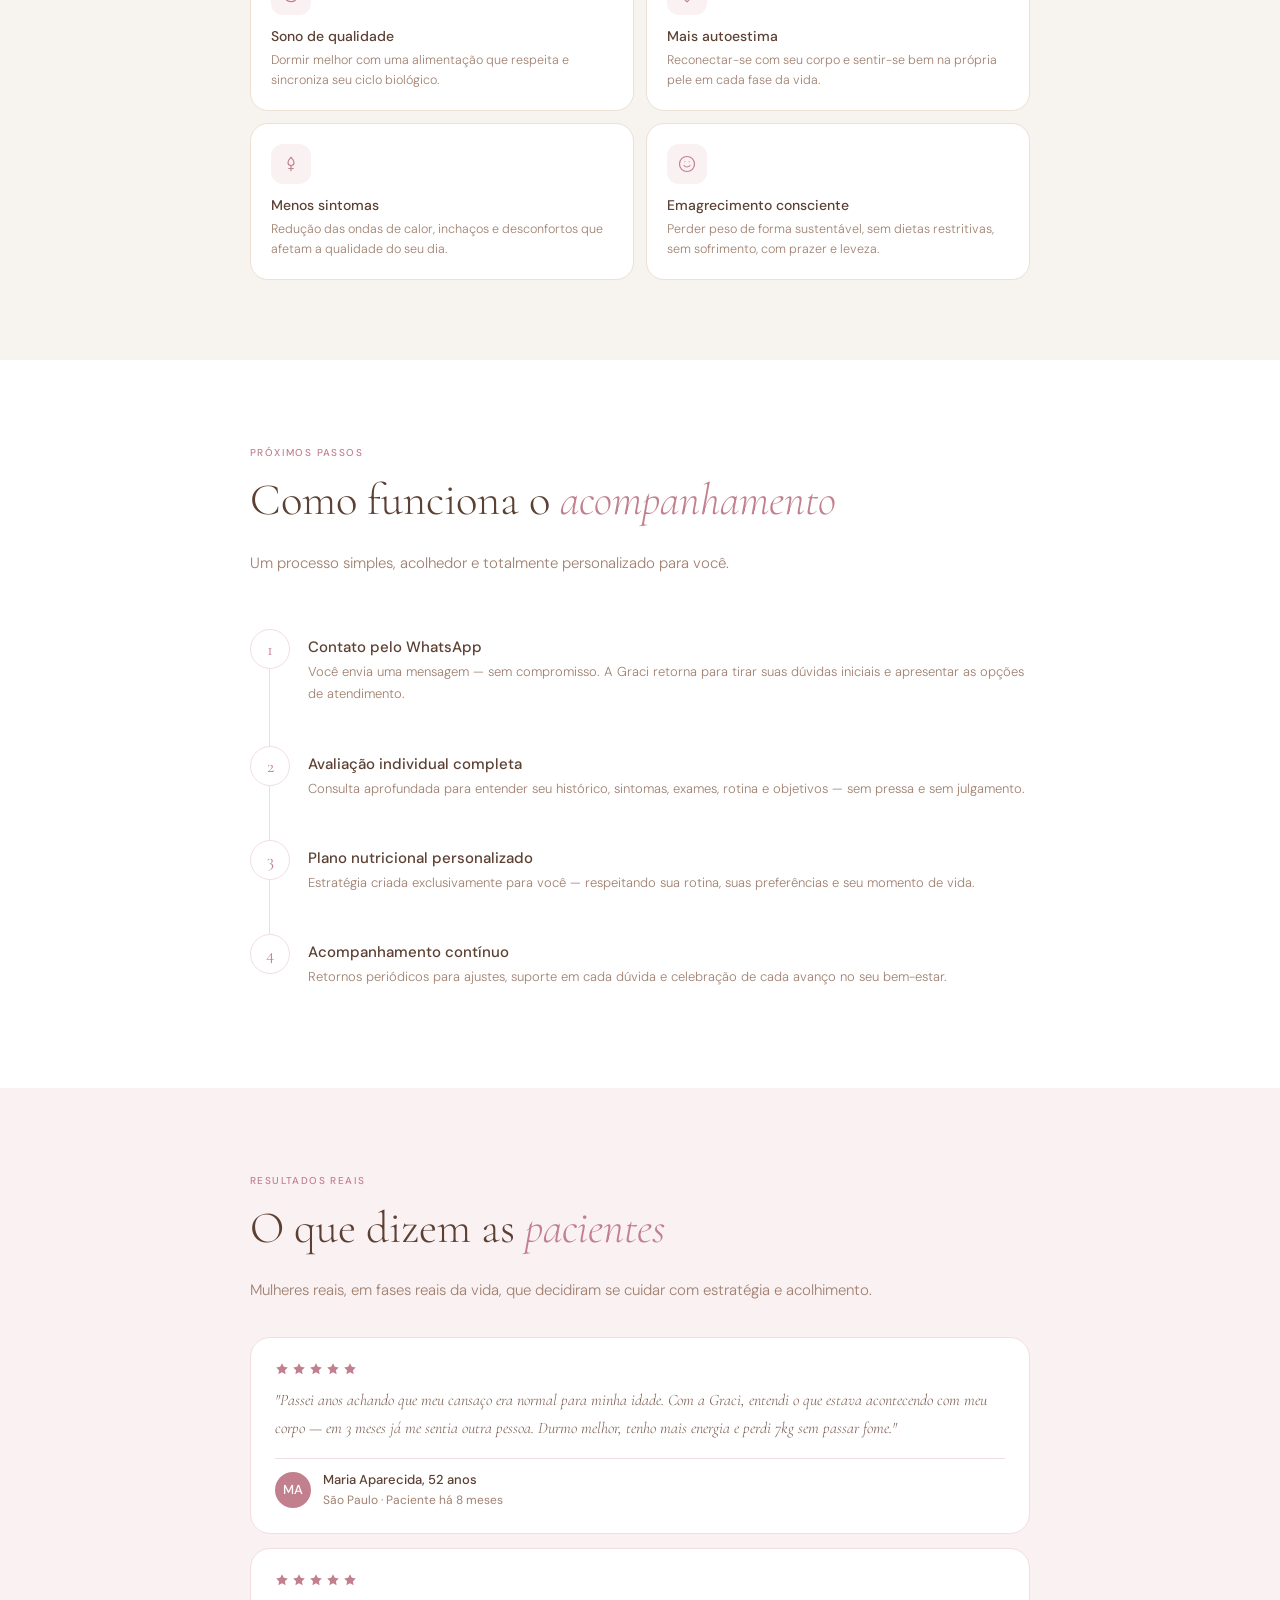
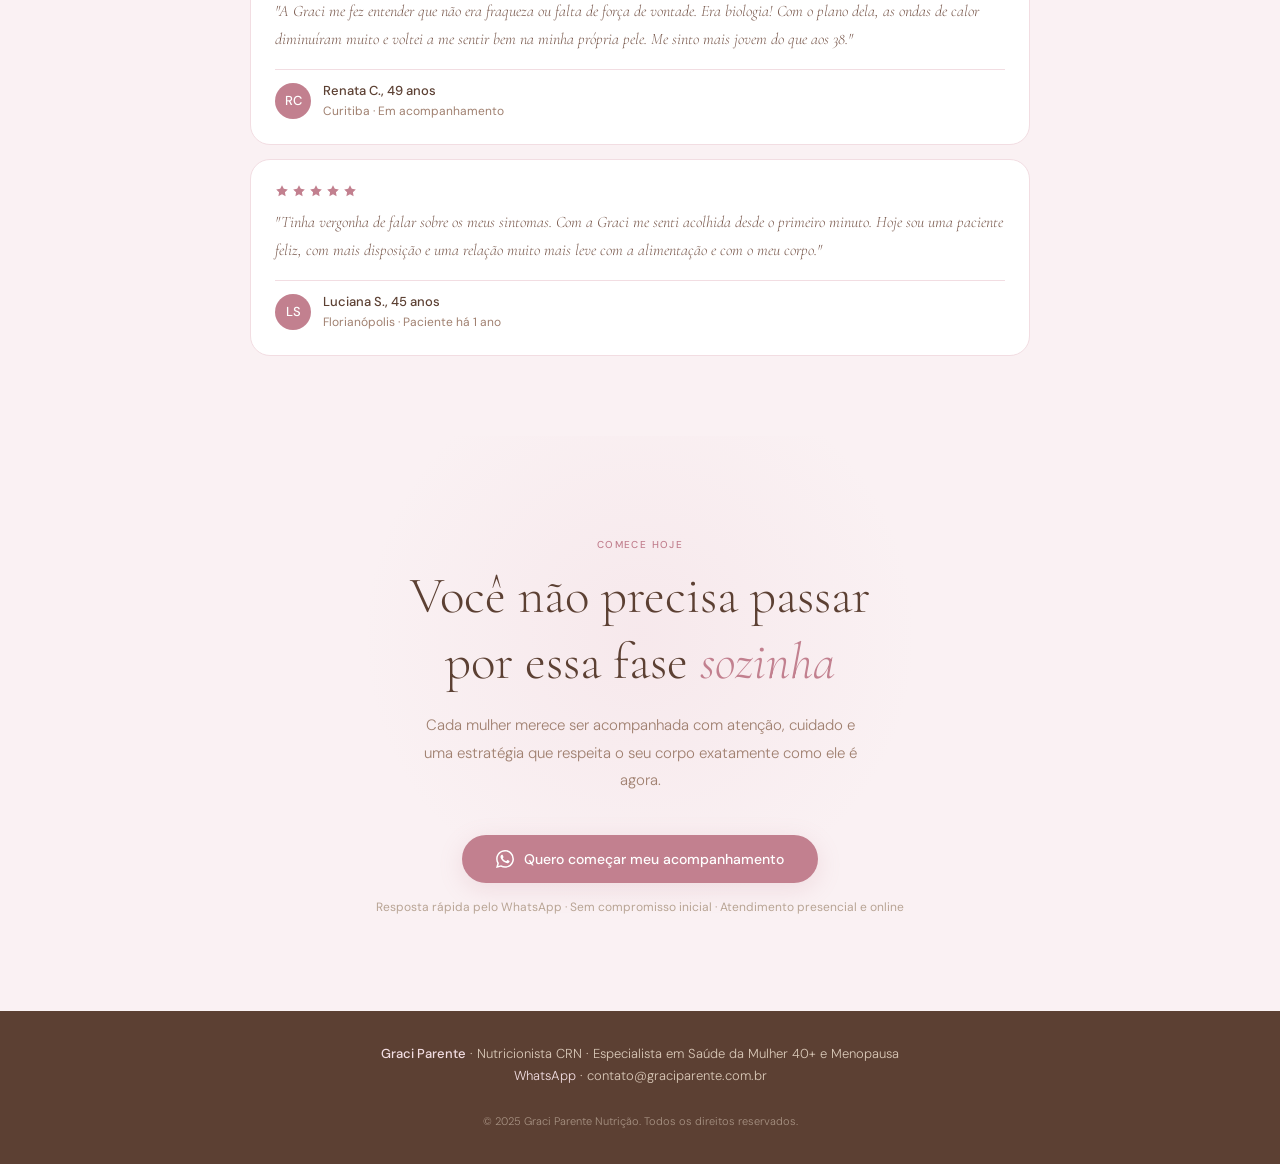
<file: Site Graci Parente-E.html>
<!DOCTYPE html>
<html lang="pt-BR">
<head>
<meta charset="UTF-8">
<meta name="viewport" content="width=device-width, initial-scale=1.0">
<title>Graci Parente · Nutricionista Especialista em Mulheres 40+</title>
<link rel="preconnect" href="https://fonts.googleapis.com">
<link rel="preconnect" href="https://fonts.gstatic.com" crossorigin>
<link href="https://fonts.googleapis.com/css2?family=Cormorant+Garamond:ital,wght@0,300;0,400;0,500;0,600;1,300;1,400&family=DM+Sans:wght@300;400;500&display=swap" rel="stylesheet">
<style>
  *, *::before, *::after { box-sizing: border-box; margin: 0; padding: 0; }

  :root {
    --rose:       #C2808F;
    --rose-deep:  #A0616E;
    --rose-light: #F2DDE2;
    --rose-mist:  #FAF1F3;
    --nude:       #EDE0D4;
    --nude-warm:  #D9C8B8;
    --nude-dark:  #B8A494;
    --beige:      #F7F3EE;
    --cream:      #FDFAF7;
    --brown:      #5C4033;
    --brown-mid:  #7A5A4E;
    --brown-soft: #A08070;
    --white:      #FFFFFF;
    --ff-serif:   'Cormorant Garamond', Georgia, serif;
    --ff-sans:    'DM Sans', system-ui, sans-serif;
  }

  html { scroll-behavior: smooth; }

  body {
    font-family: var(--ff-sans);
    background: var(--cream);
    color: var(--brown);
    overflow-x: hidden;
  }

  /* ───── SCROLL REVEAL ───── */
  .reveal {
    opacity: 0;
    transform: translateY(28px);
    transition: opacity 0.7s ease, transform 0.7s ease;
  }
  .reveal.visible {
    opacity: 1;
    transform: none;
  }

  /* ───── HERO ───── */
  .hero {
    min-height: 100svh;
    background: var(--rose-mist);
    display: grid;
    grid-template-columns: 1fr;
    align-items: center;
    position: relative;
    overflow: hidden;
    padding: 5rem 1.5rem 4rem;
  }

  .hero::before {
    content: '';
    position: absolute;
    top: -120px; right: -120px;
    width: 480px; height: 480px;
    border-radius: 50%;
    background: radial-gradient(circle, #e8c4cd44 0%, transparent 70%);
    pointer-events: none;
  }
  .hero::after {
    content: '';
    position: absolute;
    bottom: -80px; left: -80px;
    width: 360px; height: 360px;
    border-radius: 50%;
    background: radial-gradient(circle, #d9c8b840 0%, transparent 70%);
    pointer-events: none;
  }

  .hero-inner {
    max-width: 680px;
    margin: 0 auto;
    text-align: center;
    position: relative;
    z-index: 1;
  }

  .hero-eyebrow {
    display: inline-flex;
    align-items: center;
    gap: 8px;
    background: var(--white);
    border: 1px solid var(--rose-light);
    border-radius: 100px;
    padding: 6px 16px;
    font-family: var(--ff-sans);
    font-size: 11px;
    font-weight: 500;
    letter-spacing: 0.12em;
    text-transform: uppercase;
    color: var(--rose);
    margin-bottom: 2rem;
  }
  .hero-eyebrow span.dot {
    width: 5px; height: 5px;
    background: var(--rose);
    border-radius: 50%;
    display: inline-block;
  }

  .hero h1 {
    font-family: var(--ff-serif);
    font-size: clamp(2.2rem, 6vw, 3.6rem);
    font-weight: 300;
    line-height: 1.25;
    color: var(--brown);
    margin-bottom: 1.5rem;
  }
  .hero h1 em {
    font-style: italic;
    color: var(--rose);
  }

  .hero-sub {
    font-size: 16px;
    font-weight: 300;
    line-height: 1.8;
    color: var(--brown-soft);
    max-width: 500px;
    margin: 0 auto 2.5rem;
  }

  .btn {
    display: inline-flex;
    align-items: center;
    gap: 10px;
    padding: 15px 34px;
    border-radius: 100px;
    font-family: var(--ff-sans);
    font-size: 14px;
    font-weight: 500;
    text-decoration: none;
    cursor: pointer;
    border: none;
    transition: all 0.25s ease;
  }
  .btn-rose {
    background: var(--rose);
    color: var(--white);
    box-shadow: 0 6px 24px #c2808f30;
  }
  .btn-rose:hover {
    background: var(--rose-deep);
    box-shadow: 0 8px 32px #c2808f45;
    transform: translateY(-2px);
  }
  .btn-outline {
    background: transparent;
    color: var(--rose);
    border: 1.5px solid var(--rose-light);
  }
  .btn-outline:hover {
    background: var(--rose-light);
    transform: translateY(-2px);
  }

  .hero-stats {
    display: flex;
    justify-content: center;
    gap: 1rem;
    margin-top: 3rem;
    flex-wrap: wrap;
  }
  .stat-pill {
    background: var(--white);
    border: 1px solid var(--nude);
    border-radius: 16px;
    padding: 14px 22px;
    text-align: center;
    min-width: 120px;
  }
  .stat-pill strong {
    display: block;
    font-family: var(--ff-serif);
    font-size: 28px;
    font-weight: 400;
    color: var(--rose);
    line-height: 1;
  }
  .stat-pill span {
    font-size: 11px;
    color: var(--brown-soft);
    text-transform: uppercase;
    letter-spacing: 0.06em;
    margin-top: 4px;
    display: block;
  }

  /* ───── SECTION BASE ───── */
  section { padding: 5rem 1.5rem; }

  .section-inner { max-width: 780px; margin: 0 auto; }

  .label {
    display: inline-block;
    font-size: 10px;
    font-weight: 500;
    text-transform: uppercase;
    letter-spacing: 0.14em;
    color: var(--rose);
    margin-bottom: 0.75rem;
  }

  h2 {
    font-family: var(--ff-serif);
    font-size: clamp(1.8rem, 4vw, 2.8rem);
    font-weight: 300;
    line-height: 1.3;
    color: var(--brown);
    margin-bottom: 1.25rem;
  }
  h2 em { font-style: italic; color: var(--rose); }

  .lead {
    font-size: 15px;
    font-weight: 300;
    line-height: 1.85;
    color: var(--brown-soft);
    margin-bottom: 2rem;
  }

  /* ───── DOR / IDENTIFICAÇÃO ───── */
  .pain-section { background: var(--white); }

  .pain-grid {
    display: grid;
    grid-template-columns: 1fr 1fr;
    gap: 12px;
    margin-top: 2rem;
  }

  .pain-card {
    background: var(--beige);
    border: 1px solid var(--nude);
    border-radius: 18px;
    padding: 18px 20px;
    display: flex;
    align-items: flex-start;
    gap: 14px;
    transition: border-color 0.2s, transform 0.2s;
  }
  .pain-card:hover {
    border-color: var(--rose-light);
    transform: translateY(-2px);
  }
  .pain-card.full { grid-column: 1 / -1; }

  .pain-icon {
    flex-shrink: 0;
    width: 36px; height: 36px;
    border-radius: 50%;
    background: var(--rose-light);
    display: flex; align-items: center; justify-content: center;
  }
  .pain-icon svg {
    width: 16px; height: 16px;
    stroke: var(--rose);
    fill: none;
    stroke-width: 1.8;
    stroke-linecap: round;
    stroke-linejoin: round;
  }
  .pain-card p {
    font-size: 13.5px;
    font-weight: 300;
    color: var(--brown-mid);
    line-height: 1.6;
  }
  .pain-card strong { color: var(--brown); font-weight: 500; display: block; margin-bottom: 2px; font-size: 13px; }

  .quote-block {
    margin-top: 2rem;
    background: var(--rose-mist);
    border-left: 3px solid var(--rose);
    border-radius: 0 16px 16px 0;
    padding: 1.25rem 1.5rem;
  }
  .quote-block p {
    font-family: var(--ff-serif);
    font-size: 18px;
    font-weight: 300;
    font-style: italic;
    color: var(--brown-mid);
    line-height: 1.7;
  }

  /* ───── EDUCAÇÃO ───── */
  .edu-section { background: var(--beige); }

  .menopausa-flow {
    display: grid;
    grid-template-columns: 1fr;
    gap: 12px;
    margin: 2rem 0;
  }

  .meno-item {
    display: flex;
    gap: 16px;
    align-items: flex-start;
    background: var(--white);
    border: 1px solid var(--nude);
    border-radius: 16px;
    padding: 16px 20px;
    transition: border-color 0.2s;
  }
  .meno-item:hover { border-color: var(--rose-light); }
  .meno-num {
    flex-shrink: 0;
    font-family: var(--ff-serif);
    font-size: 32px;
    font-weight: 300;
    color: var(--rose-light);
    line-height: 1;
    width: 32px;
    text-align: center;
  }
  .meno-item h4 {
    font-size: 14px;
    font-weight: 500;
    color: var(--brown);
    margin-bottom: 4px;
  }
  .meno-item p {
    font-size: 13px;
    font-weight: 300;
    color: var(--brown-soft);
    line-height: 1.6;
  }

  /* SABIA GRID */
  .sabia-grid {
    display: grid;
    grid-template-columns: 1fr 1fr;
    gap: 12px;
    margin-top: 2rem;
  }
  .sabia-card {
    background: var(--white);
    border: 1px solid var(--nude);
    border-radius: 18px;
    padding: 18px 20px;
    position: relative;
    overflow: hidden;
    transition: border-color 0.2s, transform 0.2s;
  }
  .sabia-card:hover { border-color: var(--rose-light); transform: translateY(-2px); }
  .sabia-card::before {
    content: '';
    position: absolute;
    top: 0; left: 0; right: 0;
    height: 3px;
    background: linear-gradient(90deg, var(--rose-light), var(--nude));
    border-radius: 18px 18px 0 0;
  }
  .sabia-label {
    font-size: 10px;
    font-weight: 500;
    text-transform: uppercase;
    letter-spacing: 0.12em;
    color: var(--rose);
    margin-bottom: 8px;
    display: block;
  }
  .sabia-card p {
    font-size: 13px;
    font-weight: 300;
    color: var(--brown-mid);
    line-height: 1.65;
  }

  /* ───── QUEBRA CRENÇA ───── */
  .belief-section { background: var(--white); }

  .belief-list {
    display: flex;
    flex-direction: column;
    gap: 16px;
    margin-top: 2rem;
  }
  .belief-item {
    display: flex;
    gap: 18px;
    align-items: flex-start;
  }
  .belief-line {
    display: flex;
    flex-direction: column;
    align-items: center;
    gap: 0;
  }
  .belief-circle {
    flex-shrink: 0;
    width: 38px; height: 38px;
    border-radius: 50%;
    background: var(--rose-mist);
    border: 1.5px solid var(--rose-light);
    display: flex; align-items: center; justify-content: center;
    font-family: var(--ff-serif);
    font-size: 18px;
    color: var(--rose);
  }
  .belief-connector {
    width: 1.5px;
    flex: 1;
    min-height: 24px;
    background: var(--nude);
    margin: 4px 0;
  }
  .belief-item:last-child .belief-connector { display: none; }
  .belief-content {
    padding-top: 6px;
    padding-bottom: 16px;
  }
  .belief-content h4 {
    font-size: 15px;
    font-weight: 500;
    color: var(--brown);
    margin-bottom: 6px;
  }
  .belief-content p {
    font-size: 13.5px;
    font-weight: 300;
    color: var(--brown-soft);
    line-height: 1.7;
  }

  /* ───── SOBRE ───── */
  .about-section { background: var(--rose-mist); }

  .about-card {
    background: var(--white);
    border: 1px solid var(--rose-light);
    border-radius: 24px;
    padding: 2rem;
    display: flex;
    gap: 1.5rem;
    align-items: flex-start;
    margin-top: 2rem;
  }
  .about-avatar {
    flex-shrink: 0;
    width: 72px; height: 72px;
    border-radius: 50%;
    background: linear-gradient(135deg, var(--rose-light), var(--nude));
    border: 2px solid var(--rose-light);
    display: flex; align-items: center; justify-content: center;
    font-family: var(--ff-serif);
    font-size: 26px;
    font-weight: 400;
    color: var(--rose);
  }
  .about-text h3 {
    font-family: var(--ff-serif);
    font-size: 22px;
    font-weight: 400;
    color: var(--brown);
    margin-bottom: 2px;
  }
  .about-role {
    font-size: 11px;
    font-weight: 500;
    text-transform: uppercase;
    letter-spacing: 0.1em;
    color: var(--rose);
    display: block;
    margin-bottom: 12px;
  }
  .about-text p {
    font-size: 14px;
    font-weight: 300;
    color: var(--brown-soft);
    line-height: 1.8;
  }

  .about-tags {
    display: flex;
    flex-wrap: wrap;
    gap: 8px;
    margin-top: 1rem;
  }
  .tag {
    background: var(--rose-mist);
    border: 1px solid var(--rose-light);
    border-radius: 100px;
    padding: 4px 14px;
    font-size: 12px;
    color: var(--rose-deep);
    font-weight: 400;
  }

  /* ───── BENEFÍCIOS ───── */
  .benefits-section { background: var(--beige); }

  .benefits-grid {
    display: grid;
    grid-template-columns: 1fr 1fr;
    gap: 12px;
    margin-top: 2rem;
  }
  .benefit-card {
    background: var(--white);
    border: 1px solid var(--nude);
    border-radius: 18px;
    padding: 20px;
    transition: border-color 0.2s, transform 0.2s;
  }
  .benefit-card:hover { border-color: var(--rose-light); transform: translateY(-2px); }
  .ben-icon {
    width: 40px; height: 40px;
    background: var(--rose-mist);
    border-radius: 12px;
    display: flex; align-items: center; justify-content: center;
    margin-bottom: 12px;
  }
  .ben-icon svg {
    width: 18px; height: 18px;
    stroke: var(--rose);
    fill: none;
    stroke-width: 1.6;
    stroke-linecap: round;
    stroke-linejoin: round;
  }
  .benefit-card h4 {
    font-size: 14px;
    font-weight: 500;
    color: var(--brown);
    margin-bottom: 5px;
  }
  .benefit-card p {
    font-size: 12.5px;
    font-weight: 300;
    color: var(--brown-soft);
    line-height: 1.6;
  }

  /* ───── PROCESSO ───── */
  .process-section { background: var(--white); }

  .steps {
    display: flex;
    flex-direction: column;
    gap: 0;
    margin-top: 2rem;
    position: relative;
  }
  .steps::before {
    content: '';
    position: absolute;
    left: 19px;
    top: 40px;
    bottom: 40px;
    width: 1px;
    background: var(--nude);
  }

  .step {
    display: flex;
    gap: 18px;
    align-items: flex-start;
    padding: 20px 0;
    position: relative;
    z-index: 1;
  }
  .step-num {
    flex-shrink: 0;
    width: 40px; height: 40px;
    border-radius: 50%;
    background: var(--white);
    border: 1.5px solid var(--rose-light);
    display: flex; align-items: center; justify-content: center;
    font-family: var(--ff-serif);
    font-size: 18px;
    color: var(--rose);
  }
  .step-content h4 {
    font-size: 15px;
    font-weight: 500;
    color: var(--brown);
    margin-bottom: 4px;
    padding-top: 8px;
  }
  .step-content p {
    font-size: 13px;
    font-weight: 300;
    color: var(--brown-soft);
    line-height: 1.7;
  }

  /* ───── DEPOIMENTOS ───── */
  .testi-section { background: var(--rose-mist); }

  .testi-grid {
    display: flex;
    flex-direction: column;
    gap: 14px;
    margin-top: 2rem;
  }
  .testi-card {
    background: var(--white);
    border: 1px solid var(--rose-light);
    border-radius: 20px;
    padding: 1.5rem;
    transition: transform 0.2s;
  }
  .testi-card:hover { transform: translateY(-2px); }
  .stars {
    display: flex;
    gap: 3px;
    margin-bottom: 10px;
  }
  .star {
    width: 14px; height: 14px;
    fill: var(--rose);
  }
  .testi-card blockquote {
    font-family: var(--ff-serif);
    font-size: 16px;
    font-weight: 300;
    font-style: italic;
    color: var(--brown-mid);
    line-height: 1.75;
    margin-bottom: 1rem;
  }
  .testi-author {
    display: flex;
    align-items: center;
    gap: 12px;
    border-top: 1px solid var(--rose-light);
    padding-top: 12px;
  }
  .testi-avatar {
    width: 36px; height: 36px;
    border-radius: 50%;
    background: var(--rose);
    color: var(--white);
    display: flex; align-items: center; justify-content: center;
    font-size: 13px;
    font-weight: 500;
    flex-shrink: 0;
  }
  .testi-author strong {
    font-size: 13px;
    font-weight: 500;
    color: var(--brown);
    display: block;
  }
  .testi-author span { font-size: 12px; color: var(--brown-soft); }

  /* ───── CTA FINAL ───── */
  .cta-section {
    background: var(--rose-mist);
    text-align: center;
    padding: 6rem 1.5rem;
    position: relative;
    overflow: hidden;
  }
  .cta-section::before {
    content: '';
    position: absolute;
    top: -100px; left: 50%;
    transform: translateX(-50%);
    width: 600px; height: 600px;
    border-radius: 50%;
    background: radial-gradient(circle, #e8c4cd30 0%, transparent 65%);
    pointer-events: none;
  }

  .cta-section .section-inner { position: relative; z-index: 1; }

  .cta-section h2 {
    font-size: clamp(2rem, 5vw, 3.2rem);
    margin-bottom: 1rem;
  }

  .cta-section .lead { max-width: 440px; margin: 0 auto 2.5rem; }

  .cta-btns {
    display: flex;
    flex-direction: column;
    align-items: center;
    gap: 12px;
  }

  .cta-note {
    font-size: 12px;
    color: var(--nude-dark);
    margin-top: 1rem;
  }

  /* ───── WHATSAPP FLOAT ───── */
  .wha-float {
    position: fixed;
    bottom: 22px;
    right: 18px;
    z-index: 9999;
    width: 56px; height: 56px;
    background: #25D366;
    border-radius: 50%;
    display: flex; align-items: center; justify-content: center;
    box-shadow: 0 4px 20px rgba(37,211,102,0.4);
    cursor: pointer;
    text-decoration: none;
    transition: transform 0.2s, box-shadow 0.2s;
    animation: pulse-wha 2.5s ease-in-out infinite;
  }
  .wha-float:hover {
    transform: scale(1.08);
    box-shadow: 0 6px 28px rgba(37,211,102,0.55);
    animation: none;
  }
  .wha-float svg { width: 28px; height: 28px; fill: #fff; }

  @keyframes pulse-wha {
    0%, 100% { box-shadow: 0 4px 20px rgba(37,211,102,0.4); }
    50%       { box-shadow: 0 4px 32px rgba(37,211,102,0.65); }
  }

  /* ───── FOOTER ───── */
  footer {
    background: var(--brown);
    color: var(--nude-warm);
    text-align: center;
    padding: 2rem 1.5rem;
    font-size: 13px;
    font-weight: 300;
    line-height: 1.7;
  }
  footer strong { color: var(--rose-light); font-weight: 500; }
  footer a { color: var(--rose-light); text-decoration: none; }

  /* ───── RESPONSIVE ───── */
  @media (max-width: 540px) {
    .pain-grid,
    .sabia-grid,
    .benefits-grid { grid-template-columns: 1fr; }
    .pain-card.full { grid-column: 1; }
    .about-card { flex-direction: column; align-items: center; text-align: center; }
    .about-tags { justify-content: center; }
    .hero-stats { gap: 0.6rem; }
    .stat-pill { min-width: 100px; }
  }

  /* ───── ANIMATIONS ───── */
  @keyframes fade-up {
    from { opacity: 0; transform: translateY(32px); }
    to   { opacity: 1; transform: none; }
  }
  .hero-inner > * {
    animation: fade-up 0.7s ease both;
  }
  .hero-inner > *:nth-child(1) { animation-delay: 0.1s; }
  .hero-inner > *:nth-child(2) { animation-delay: 0.22s; }
  .hero-inner > *:nth-child(3) { animation-delay: 0.34s; }
  .hero-inner > *:nth-child(4) { animation-delay: 0.46s; }
  .hero-inner > *:nth-child(5) { animation-delay: 0.58s; }
</style>
</head>
<body>

<!-- ═══════════════ HERO ═══════════════ -->
<section class="hero">
  <div class="hero-inner">
    <div class="hero-eyebrow">
      <span class="dot"></span>
      Nutricionista · Saúde da Mulher 40+
    </div>
    <h1>Seu corpo mudou…<br>mas isso não significa <em>perder o controle</em> sobre ele</h1>
    <p class="hero-sub">
      Um acompanhamento nutricional pensado para mulheres 40+ que querem entender seu corpo, equilibrar os hormônios e voltar a se sentir bem — com leveza e sem culpa.
    </p>
    <a class="btn btn-rose" href="https://wa.me/5500000000000" target="_blank">
      <svg width="18" height="18" viewBox="0 0 24 24" fill="white"><path d="M17.472 14.382c-.297-.149-1.758-.867-2.03-.967-.273-.099-.471-.148-.67.15-.197.297-.767.966-.94 1.164-.173.199-.347.223-.644.075-.297-.15-1.255-.463-2.39-1.475-.883-.788-1.48-1.761-1.653-2.059-.173-.297-.018-.458.13-.606.134-.133.298-.347.446-.52.149-.174.198-.298.298-.497.099-.198.05-.371-.025-.52-.075-.149-.669-1.612-.916-2.207-.242-.579-.487-.5-.669-.51-.173-.008-.371-.01-.57-.01-.198 0-.52.074-.792.372-.272.297-1.04 1.016-1.04 2.479 0 1.462 1.065 2.875 1.213 3.074.149.198 2.096 3.2 5.077 4.487.709.306 1.262.489 1.694.625.712.227 1.36.195 1.871.118.571-.085 1.758-.719 2.006-1.413.248-.694.248-1.289.173-1.413-.074-.124-.272-.198-.57-.347m-5.421 7.403h-.004a9.87 9.87 0 01-5.031-1.378l-.361-.214-3.741.982.998-3.648-.235-.374a9.86 9.86 0 01-1.51-5.26c.001-5.45 4.436-9.884 9.888-9.884 2.64 0 5.122 1.03 6.988 2.898a9.825 9.825 0 012.893 6.994c-.003 5.45-4.437 9.884-9.885 9.884m8.413-18.297A11.815 11.815 0 0012.05 0C5.495 0 .16 5.335.157 11.892c0 2.096.547 4.142 1.588 5.945L.057 24l6.305-1.654a11.882 11.882 0 005.683 1.448h.005c6.554 0 11.89-5.335 11.893-11.893a11.821 11.821 0 00-3.48-8.413z"/></svg>
      Agendar minha consulta
    </a>
    <div class="hero-stats">
      <div class="stat-pill"><strong>500+</strong><span>pacientes atendidas</span></div>
      <div class="stat-pill"><strong>8 anos</strong><span>de experiência</span></div>
      <div class="stat-pill"><strong>100%</strong><span>acolhimento</span></div>
    </div>
  </div>
</section>

<!-- ═══════════════ DOR / IDENTIFICAÇÃO ═══════════════ -->
<section class="pain-section">
  <div class="section-inner">
    <span class="label reveal">Você se reconhece aqui?</span>
    <h2 class="reveal">Você não está exagerando — seu corpo <em>realmente</em> está mudando</h2>
    <p class="lead reveal">A menopausa e a perimenopausa trazem transformações profundas. O que você está sentindo é real, tem explicação e tem solução.</p>
    <div class="pain-grid">
      <div class="pain-card reveal">
        <div class="pain-icon">
          <svg viewBox="0 0 24 24"><circle cx="12" cy="12" r="10"/><path d="M8 14s1.5 2 4 2 4-2 4-2"/><line x1="9" y1="9" x2="9.01" y2="9"/><line x1="15" y1="9" x2="15.01" y2="9"/></svg>
        </div>
        <div><strong>Ganho de peso inexplicável</strong><p>Engorda mesmo comendo pouco ou igual ao de sempre, sem conseguir entender o motivo.</p></div>
      </div>
      <div class="pain-card reveal">
        <div class="pain-icon">
          <svg viewBox="0 0 24 24"><ellipse cx="12" cy="12" rx="10" ry="6"/><path d="M12 2v4M12 18v4M2 12h4M18 12h4"/></svg>
        </div>
        <div><strong>Inchaço e desconforto</strong><p>Sensação de barriga inchada, desconforto abdominal que não passa, mesmo com alimentação cuidadosa.</p></div>
      </div>
      <div class="pain-card reveal">
        <div class="pain-icon">
          <svg viewBox="0 0 24 24"><path d="M12 2v2m6.4 1.6-1.4 1.4M22 12h-2M18.4 18.4l-1.4-1.4M12 20v2M5.6 18.4l1.4 1.4M2 12h2M5.6 5.6l1.4 1.4"/><circle cx="12" cy="12" r="4"/></svg>
        </div>
        <div><strong>Ondas de calor</strong><p>Calores repentinos, suores noturnos e variações de temperatura que atrapalham o dia e o sono.</p></div>
      </div>
      <div class="pain-card reveal">
        <div class="pain-icon">
          <svg viewBox="0 0 24 24"><path d="M18 8h1a4 4 0 010 8h-1"/><path d="M2 8h16v9a4 4 0 01-4 4H6a4 4 0 01-4-4V8z"/><line x1="6" y1="1" x2="6" y2="4"/><line x1="10" y1="1" x2="10" y2="4"/><line x1="14" y1="1" x2="14" y2="4"/></svg>
        </div>
        <div><strong>Cansaço constante</strong><p>Falta de energia que não passa com descanso, dificuldade de concentração e disposição reduzida.</p></div>
      </div>
      <div class="pain-card reveal">
        <div class="pain-icon">
          <svg viewBox="0 0 24 24"><path d="M21 12.79A9 9 0 1111.21 3 7 7 0 0021 12.79z"/></svg>
        </div>
        <div><strong>Sono difícil</strong><p>Insônia, acordar várias vezes à noite, dificuldade de voltar a dormir e acordar sem descanso.</p></div>
      </div>
      <div class="pain-card reveal">
        <div class="pain-icon">
          <svg viewBox="0 0 24 24"><circle cx="12" cy="8" r="4"/><path d="M4 20c0-4 3.6-7 8-7s8 3 8 7"/></svg>
        </div>
        <div><strong>Queda na autoestima</strong><p>Dificuldade de se reconhecer no espelho, sensação de não controlar mais o próprio corpo.</p></div>
      </div>
    </div>
    <div class="quote-block reveal">
      <p>"Você não está fraca, não está sendo dramática e não está falhando. Seu corpo está passando por uma das maiores transformações hormonais da vida — e ele precisa de suporte, não de mais pressão."</p>
    </div>
  </div>
</section>

<!-- ═══════════════ EDUCAÇÃO ═══════════════ -->
<section class="edu-section">
  <div class="section-inner">
    <span class="label reveal">Entendendo o seu corpo</span>
    <h2 class="reveal">O que acontece na menopausa — <em>de forma simples</em></h2>
    <p class="lead reveal">Compreender as mudanças é o primeiro passo para agir com sabedoria e sem ansiedade. Você não está doente — está em transição.</p>

    <div class="menopausa-flow">
      <div class="meno-item reveal">
        <div class="meno-num">1</div>
        <div>
          <h4>Queda do estrogênio</h4>
          <p>O hormônio que regulava ciclo, humor, peso e ossos começa a diminuir gradualmente, gerando uma cascata de adaptações no organismo.</p>
        </div>
      </div>
      <div class="meno-item reveal">
        <div class="meno-num">2</div>
        <div>
          <h4>Redistribuição da gordura corporal</h4>
          <p>A gordura migra para o abdômen — independente da alimentação. Esse é um mecanismo hormonal, não de falta de esforço.</p>
        </div>
      </div>
      <div class="meno-item reveal">
        <div class="meno-num">3</div>
        <div>
          <h4>Metabolismo mais lento</h4>
          <p>O metabolismo basal pode cair até 15% após os 40 anos. Comer "igual a antes" pode sim resultar em ganho de peso.</p>
        </div>
      </div>
      <div class="meno-item reveal">
        <div class="meno-num">4</div>
        <div>
          <h4>Resistência à insulina aumenta</h4>
          <p>Favorece o acúmulo de gordura mesmo com dieta controlada — exigindo estratégias nutricionais específicas para essa fase.</p>
        </div>
      </div>
    </div>

    <div class="sabia-grid">
      <div class="sabia-card reveal">
        <span class="sabia-label">Você sabia?</span>
        <p>O magnésio é um dos minerais mais importantes na menopausa — ele regula o sono, reduz ansiedade e ajuda no controle da temperatura corporal.</p>
      </div>
      <div class="sabia-card reveal">
        <span class="sabia-label">Você sabia?</span>
        <p>Alimentos ricos em fitoestrógenos (como linhaça e soja) podem ajudar a amenizar as ondas de calor de forma natural.</p>
      </div>
      <div class="sabia-card reveal">
        <span class="sabia-label">Você sabia?</span>
        <p>A vitamina D tem papel direto no equilíbrio hormonal, imunidade e saúde óssea — e a maior parte das mulheres 40+ tem deficiência.</p>
      </div>
      <div class="sabia-card reveal">
        <span class="sabia-label">Você sabia?</span>
        <p>Dietas muito restritivas aumentam o cortisol (hormônio do estresse) e pioram os sintomas da menopausa. Menos restrição, mais estratégia.</p>
      </div>
    </div>
  </div>
</section>

<!-- ═══════════════ QUEBRA DE CRENÇA ═══════════════ -->
<section class="belief-section">
  <div class="section-inner">
    <span class="label reveal">Quebrando mitos</span>
    <h2 class="reveal">O problema não é falta de esforço.<br><em>É falta de estratégia.</em></h2>
    <p class="lead reveal">Dietas convencionais foram criadas para corpos em outros momentos da vida. Elas deixam de funcionar — e não é culpa sua.</p>
    <div class="belief-list">
      <div class="belief-item reveal">
        <div class="belief-line">
          <div class="belief-circle">1</div>
          <div class="belief-connector"></div>
        </div>
        <div class="belief-content">
          <h4>Seu corpo tem necessidades específicas agora</h4>
          <p>Restrição calórica severa aumenta o cortisol e piora os sintomas da menopausa — o oposto do que você precisa. A nutrição adequada respeita essa fase.</p>
        </div>
      </div>
      <div class="belief-item reveal">
        <div class="belief-line">
          <div class="belief-circle">2</div>
          <div class="belief-connector"></div>
        </div>
        <div class="belief-content">
          <h4>Dietas "da moda" ignoram seus hormônios</h4>
          <p>Equilíbrio hormonal exige nutrição direcionada, não apenas cortes de calorias. O que funciona aos 25 pode ser prejudicial aos 45.</p>
        </div>
      </div>
      <div class="belief-item reveal">
        <div class="belief-line">
          <div class="belief-circle">3</div>
          <div class="belief-connector"></div>
        </div>
        <div class="belief-content">
          <h4>A nutrição pode ser sua maior aliada</h4>
          <p>Com o plano certo, é possível reduzir sintomas, controlar o peso e ter mais energia — sem sofrimento e sem abrir mão do prazer de comer.</p>
        </div>
      </div>
    </div>
  </div>
</section>

<!-- ═══════════════ SOBRE ═══════════════ -->
<section class="about-section">
  <div class="section-inner">
    <span class="label reveal">Quem vai te guiar</span>
    <h2 class="reveal">Conheça <em>Graci Parente</em></h2>
    <div class="about-card reveal">
      <div class="about-avatar">G</div>
      <div class="about-text">
        <h3>Graci Parente</h3>
        <span class="about-role">Nutricionista · Especialista em Saúde da Mulher 40+ e Menopausa</span>
        <p>
          Especializada em acompanhar mulheres nessa fase transformadora da vida, a Graci une conhecimento técnico profundo com uma abordagem genuinamente humana. Seu foco não é apenas o número na balança — é a sua qualidade de vida, seu bem-estar emocional e sua relação com o próprio corpo.
        </p>
        <p style="margin-top: 10px;">
          Cada plano é criado de forma única para você, respeitando sua história, sua rotina e seus objetivos. Aqui não existe julgamento — existe parceria.
        </p>
        <div class="about-tags">
          <span class="tag">Menopausa e perimenopausa</span>
          <span class="tag">Equilíbrio hormonal</span>
          <span class="tag">Saúde integrativa</span>
          <span class="tag">Nutrição funcional</span>
          <span class="tag">Abordagem humanizada</span>
        </div>
      </div>
    </div>
  </div>
</section>

<!-- ═══════════════ BENEFÍCIOS ═══════════════ -->
<section class="benefits-section">
  <div class="section-inner">
    <span class="label reveal">O que você vai conquistar</span>
    <h2 class="reveal">Resultados que vão <em>além da balança</em></h2>
    <p class="lead reveal">O objetivo é a sua qualidade de vida em todos os aspectos — físico, emocional e hormonal.</p>
    <div class="benefits-grid">
      <div class="benefit-card reveal">
        <div class="ben-icon">
          <svg viewBox="0 0 24 24"><path d="M12 2C6.48 2 2 6.48 2 12s4.48 10 10 10 10-4.48 10-10S17.52 2 12 2z"/><path d="M8 12l3 3 5-5"/></svg>
        </div>
        <h4>Equilíbrio hormonal</h4>
        <p>Nutrição que apoia seus hormônios naturalmente, reduzindo oscilações e sintomas da menopausa.</p>
      </div>
      <div class="benefit-card reveal">
        <div class="ben-icon">
          <svg viewBox="0 0 24 24"><polyline points="22 12 18 12 15 21 9 3 6 12 2 12"/></svg>
        </div>
        <h4>Energia renovada</h4>
        <p>Combater o cansaço crônico com estratégias nutricionais que respeitam seu ritmo biológico.</p>
      </div>
      <div class="benefit-card reveal">
        <div class="ben-icon">
          <svg viewBox="0 0 24 24"><path d="M21 12.79A9 9 0 1111.21 3 7 7 0 0021 12.79z"/></svg>
        </div>
        <h4>Sono de qualidade</h4>
        <p>Dormir melhor com uma alimentação que respeita e sincroniza seu ciclo biológico.</p>
      </div>
      <div class="benefit-card reveal">
        <div class="ben-icon">
          <svg viewBox="0 0 24 24"><path d="M20.84 4.61a5.5 5.5 0 00-7.78 0L12 5.67l-1.06-1.06a5.5 5.5 0 00-7.78 7.78l1.06 1.06L12 21.23l7.78-7.78 1.06-1.06a5.5 5.5 0 000-7.78z"/></svg>
        </div>
        <h4>Mais autoestima</h4>
        <p>Reconectar-se com seu corpo e sentir-se bem na própria pele em cada fase da vida.</p>
      </div>
      <div class="benefit-card reveal">
        <div class="ben-icon">
          <svg viewBox="0 0 24 24"><path d="M12 3c1 2 4 3.5 4 7a4 4 0 01-8 0c0-3.5 3-5 4-7z"/><path d="M12 14v7M9 18h6"/></svg>
        </div>
        <h4>Menos sintomas</h4>
        <p>Redução das ondas de calor, inchaços e desconfortos que afetam a qualidade do seu dia.</p>
      </div>
      <div class="benefit-card reveal">
        <div class="ben-icon">
          <svg viewBox="0 0 24 24"><circle cx="12" cy="12" r="10"/><path d="M8 14s1.5 2 4 2 4-2 4-2"/><line x1="9" y1="9" x2="9.01" y2="9"/><line x1="15" y1="9" x2="15.01" y2="9"/></svg>
        </div>
        <h4>Emagrecimento consciente</h4>
        <p>Perder peso de forma sustentável, sem dietas restritivas, sem sofrimento, com prazer e leveza.</p>
      </div>
    </div>
  </div>
</section>

<!-- ═══════════════ PROCESSO ═══════════════ -->
<section class="process-section">
  <div class="section-inner">
    <span class="label reveal">Próximos passos</span>
    <h2 class="reveal">Como funciona o <em>acompanhamento</em></h2>
    <p class="lead reveal">Um processo simples, acolhedor e totalmente personalizado para você.</p>
    <div class="steps">
      <div class="step reveal">
        <div class="step-num">1</div>
        <div class="step-content">
          <h4>Contato pelo WhatsApp</h4>
          <p>Você envia uma mensagem — sem compromisso. A Graci retorna para tirar suas dúvidas iniciais e apresentar as opções de atendimento.</p>
        </div>
      </div>
      <div class="step reveal">
        <div class="step-num">2</div>
        <div class="step-content">
          <h4>Avaliação individual completa</h4>
          <p>Consulta aprofundada para entender seu histórico, sintomas, exames, rotina e objetivos — sem pressa e sem julgamento.</p>
        </div>
      </div>
      <div class="step reveal">
        <div class="step-num">3</div>
        <div class="step-content">
          <h4>Plano nutricional personalizado</h4>
          <p>Estratégia criada exclusivamente para você — respeitando sua rotina, suas preferências e seu momento de vida.</p>
        </div>
      </div>
      <div class="step reveal">
        <div class="step-num">4</div>
        <div class="step-content">
          <h4>Acompanhamento contínuo</h4>
          <p>Retornos periódicos para ajustes, suporte em cada dúvida e celebração de cada avanço no seu bem-estar.</p>
        </div>
      </div>
    </div>
  </div>
</section>

<!-- ═══════════════ DEPOIMENTOS ═══════════════ -->
<section class="testi-section">
  <div class="section-inner">
    <span class="label reveal">Resultados reais</span>
    <h2 class="reveal">O que dizem as <em>pacientes</em></h2>
    <p class="lead reveal">Mulheres reais, em fases reais da vida, que decidiram se cuidar com estratégia e acolhimento.</p>
    <div class="testi-grid">
      <div class="testi-card reveal">
        <div class="stars">
          <svg class="star" viewBox="0 0 24 24"><polygon points="12 2 15.09 8.26 22 9.27 17 14.14 18.18 21.02 12 17.77 5.82 21.02 7 14.14 2 9.27 8.91 8.26 12 2"/></svg>
          <svg class="star" viewBox="0 0 24 24"><polygon points="12 2 15.09 8.26 22 9.27 17 14.14 18.18 21.02 12 17.77 5.82 21.02 7 14.14 2 9.27 8.91 8.26 12 2"/></svg>
          <svg class="star" viewBox="0 0 24 24"><polygon points="12 2 15.09 8.26 22 9.27 17 14.14 18.18 21.02 12 17.77 5.82 21.02 7 14.14 2 9.27 8.91 8.26 12 2"/></svg>
          <svg class="star" viewBox="0 0 24 24"><polygon points="12 2 15.09 8.26 22 9.27 17 14.14 18.18 21.02 12 17.77 5.82 21.02 7 14.14 2 9.27 8.91 8.26 12 2"/></svg>
          <svg class="star" viewBox="0 0 24 24"><polygon points="12 2 15.09 8.26 22 9.27 17 14.14 18.18 21.02 12 17.77 5.82 21.02 7 14.14 2 9.27 8.91 8.26 12 2"/></svg>
        </div>
        <blockquote>"Passei anos achando que meu cansaço era normal para minha idade. Com a Graci, entendi o que estava acontecendo com meu corpo — em 3 meses já me sentia outra pessoa. Durmo melhor, tenho mais energia e perdi 7kg sem passar fome."</blockquote>
        <div class="testi-author">
          <div class="testi-avatar">MA</div>
          <div><strong>Maria Aparecida, 52 anos</strong><span>São Paulo · Paciente há 8 meses</span></div>
        </div>
      </div>
      <div class="testi-card reveal">
        <div class="stars">
          <svg class="star" viewBox="0 0 24 24"><polygon points="12 2 15.09 8.26 22 9.27 17 14.14 18.18 21.02 12 17.77 5.82 21.02 7 14.14 2 9.27 8.91 8.26 12 2"/></svg>
          <svg class="star" viewBox="0 0 24 24"><polygon points="12 2 15.09 8.26 22 9.27 17 14.14 18.18 21.02 12 17.77 5.82 21.02 7 14.14 2 9.27 8.91 8.26 12 2"/></svg>
          <svg class="star" viewBox="0 0 24 24"><polygon points="12 2 15.09 8.26 22 9.27 17 14.14 18.18 21.02 12 17.77 5.82 21.02 7 14.14 2 9.27 8.91 8.26 12 2"/></svg>
          <svg class="star" viewBox="0 0 24 24"><polygon points="12 2 15.09 8.26 22 9.27 17 14.14 18.18 21.02 12 17.77 5.82 21.02 7 14.14 2 9.27 8.91 8.26 12 2"/></svg>
          <svg class="star" viewBox="0 0 24 24"><polygon points="12 2 15.09 8.26 22 9.27 17 14.14 18.18 21.02 12 17.77 5.82 21.02 7 14.14 2 9.27 8.91 8.26 12 2"/></svg>
        </div>
        <blockquote>"A Graci me fez entender que não era fraqueza ou falta de força de vontade. Era biologia! Com o plano dela, as ondas de calor diminuíram muito e voltei a me sentir bem na minha própria pele. Me sinto mais jovem do que aos 38."</blockquote>
        <div class="testi-author">
          <div class="testi-avatar">RC</div>
          <div><strong>Renata C., 49 anos</strong><span>Curitiba · Em acompanhamento</span></div>
        </div>
      </div>
      <div class="testi-card reveal">
        <div class="stars">
          <svg class="star" viewBox="0 0 24 24"><polygon points="12 2 15.09 8.26 22 9.27 17 14.14 18.18 21.02 12 17.77 5.82 21.02 7 14.14 2 9.27 8.91 8.26 12 2"/></svg>
          <svg class="star" viewBox="0 0 24 24"><polygon points="12 2 15.09 8.26 22 9.27 17 14.14 18.18 21.02 12 17.77 5.82 21.02 7 14.14 2 9.27 8.91 8.26 12 2"/></svg>
          <svg class="star" viewBox="0 0 24 24"><polygon points="12 2 15.09 8.26 22 9.27 17 14.14 18.18 21.02 12 17.77 5.82 21.02 7 14.14 2 9.27 8.91 8.26 12 2"/></svg>
          <svg class="star" viewBox="0 0 24 24"><polygon points="12 2 15.09 8.26 22 9.27 17 14.14 18.18 21.02 12 17.77 5.82 21.02 7 14.14 2 9.27 8.91 8.26 12 2"/></svg>
          <svg class="star" viewBox="0 0 24 24"><polygon points="12 2 15.09 8.26 22 9.27 17 14.14 18.18 21.02 12 17.77 5.82 21.02 7 14.14 2 9.27 8.91 8.26 12 2"/></svg>
        </div>
        <blockquote>"Tinha vergonha de falar sobre os meus sintomas. Com a Graci me senti acolhida desde o primeiro minuto. Hoje sou uma paciente feliz, com mais disposição e uma relação muito mais leve com a alimentação e com o meu corpo."</blockquote>
        <div class="testi-author">
          <div class="testi-avatar">LS</div>
          <div><strong>Luciana S., 45 anos</strong><span>Florianópolis · Paciente há 1 ano</span></div>
        </div>
      </div>
    </div>
  </div>
</section>

<!-- ═══════════════ CTA FINAL ═══════════════ -->
<section class="cta-section">
  <div class="section-inner">
    <span class="label reveal">Comece hoje</span>
    <h2 class="reveal">Você não precisa passar<br>por essa fase <em>sozinha</em></h2>
    <p class="lead reveal">Cada mulher merece ser acompanhada com atenção, cuidado e uma estratégia que respeita o seu corpo exatamente como ele é agora.</p>
    <div class="cta-btns reveal">
      <a class="btn btn-rose" href="https://wa.me/5500000000000" target="_blank">
        <svg width="18" height="18" viewBox="0 0 24 24" fill="white"><path d="M17.472 14.382c-.297-.149-1.758-.867-2.03-.967-.273-.099-.471-.148-.67.15-.197.297-.767.966-.94 1.164-.173.199-.347.223-.644.075-.297-.15-1.255-.463-2.39-1.475-.883-.788-1.48-1.761-1.653-2.059-.173-.297-.018-.458.13-.606.134-.133.298-.347.446-.52.149-.174.198-.298.298-.497.099-.198.05-.371-.025-.52-.075-.149-.669-1.612-.916-2.207-.242-.579-.487-.5-.669-.51-.173-.008-.371-.01-.57-.01-.198 0-.52.074-.792.372-.272.297-1.04 1.016-1.04 2.479 0 1.462 1.065 2.875 1.213 3.074.149.198 2.096 3.2 5.077 4.487.709.306 1.262.489 1.694.625.712.227 1.36.195 1.871.118.571-.085 1.758-.719 2.006-1.413.248-.694.248-1.289.173-1.413-.074-.124-.272-.198-.57-.347m-5.421 7.403h-.004a9.87 9.87 0 01-5.031-1.378l-.361-.214-3.741.982.998-3.648-.235-.374a9.86 9.86 0 01-1.51-5.26c.001-5.45 4.436-9.884 9.888-9.884 2.64 0 5.122 1.03 6.988 2.898a9.825 9.825 0 012.893 6.994c-.003 5.45-4.437 9.884-9.885 9.884m8.413-18.297A11.815 11.815 0 0012.05 0C5.495 0 .16 5.335.157 11.892c0 2.096.547 4.142 1.588 5.945L.057 24l6.305-1.654a11.882 11.882 0 005.683 1.448h.005c6.554 0 11.89-5.335 11.893-11.893a11.821 11.821 0 00-3.48-8.413z"/></svg>
        Quero começar meu acompanhamento
      </a>
    </div>
    <p class="cta-note reveal">Resposta rápida pelo WhatsApp · Sem compromisso inicial · Atendimento presencial e online</p>
  </div>
</section>

<!-- ═══════════════ FOOTER ═══════════════ -->
<footer>
  <strong>Graci Parente</strong> · Nutricionista CRN · Especialista em Saúde da Mulher 40+ e Menopausa<br>
  <a href="https://wa.me/5500000000000">WhatsApp</a> · contato@graciparente.com.br
  <br><br>
  <span style="font-size:11px; opacity:0.6;">© 2025 Graci Parente Nutrição. Todos os direitos reservados.</span>
</footer>

<!-- ═══════════════ WHATSAPP FLOAT ═══════════════ -->
<a class="wha-float" href="https://wa.me/5500000000000" target="_blank" title="Fale comigo no WhatsApp">
  <svg viewBox="0 0 24 24" xmlns="http://www.w3.org/2000/svg">
    <path d="M17.472 14.382c-.297-.149-1.758-.867-2.03-.967-.273-.099-.471-.148-.67.15-.197.297-.767.966-.94 1.164-.173.199-.347.223-.644.075-.297-.15-1.255-.463-2.39-1.475-.883-.788-1.48-1.761-1.653-2.059-.173-.297-.018-.458.13-.606.134-.133.298-.347.446-.52.149-.174.198-.298.298-.497.099-.198.05-.371-.025-.52-.075-.149-.669-1.612-.916-2.207-.242-.579-.487-.5-.669-.51-.173-.008-.371-.01-.57-.01-.198 0-.52.074-.792.372-.272.297-1.04 1.016-1.04 2.479 0 1.462 1.065 2.875 1.213 3.074.149.198 2.096 3.2 5.077 4.487.709.306 1.262.489 1.694.625.712.227 1.36.195 1.871.118.571-.085 1.758-.719 2.006-1.413.248-.694.248-1.289.173-1.413-.074-.124-.272-.198-.57-.347m-5.421 7.403h-.004a9.87 9.87 0 01-5.031-1.378l-.361-.214-3.741.982.998-3.648-.235-.374a9.86 9.86 0 01-1.51-5.26c.001-5.45 4.436-9.884 9.888-9.884 2.64 0 5.122 1.03 6.988 2.898a9.825 9.825 0 012.893 6.994c-.003 5.45-4.437 9.884-9.885 9.884m8.413-18.297A11.815 11.815 0 0012.05 0C5.495 0 .16 5.335.157 11.892c0 2.096.547 4.142 1.588 5.945L.057 24l6.305-1.654a11.882 11.882 0 005.683 1.448h.005c6.554 0 11.89-5.335 11.893-11.893a11.821 11.821 0 00-3.48-8.413z"/>
  </svg>
</a>

<script>
  // ── Scroll reveal
  const reveals = document.querySelectorAll('.reveal');
  const observer = new IntersectionObserver(
    (entries) => {
      entries.forEach((entry, i) => {
        if (entry.isIntersecting) {
          // stagger siblings in same parent
          const siblings = [...entry.target.parentElement.querySelectorAll('.reveal:not(.visible)')];
          const idx = siblings.indexOf(entry.target);
          setTimeout(() => {
            entry.target.classList.add('visible');
          }, idx * 80);
          observer.unobserve(entry.target);
        }
      });
    },
    { threshold: 0.1, rootMargin: '0px 0px -40px 0px' }
  );
  reveals.forEach(el => observer.observe(el));

  // ── Smooth hover micro-interaction on pain/benefit cards
  document.querySelectorAll('.pain-card, .benefit-card, .sabia-card, .testi-card').forEach(card => {
    card.addEventListener('mouseenter', function() {
      this.style.transition = 'border-color 0.2s, transform 0.2s';
    });
  });
</script>
</body>
</html>
</file>
<file: style.css>
/* ══════════════════════════════════════════════════════════════
   Graci Parente · Nutricionista Mulheres 40+
   Identidade rosé / nude — folha de estilos
   ══════════════════════════════════════════════════════════════ */

*, *::before, *::after { box-sizing: border-box; margin: 0; padding: 0; }

:root {
  --rose:       #C2808F;
  --rose-deep:  #A0616E;
  --rose-light: #F2DDE2;
  --rose-mist:  #FAF1F3;
  --nude:       #EDE0D4;
  --nude-warm:  #D9C8B8;
  --nude-dark:  #B8A494;
  --beige:      #F7F3EE;
  --cream:      #FDFAF7;
  --brown:      #5C4033;
  --brown-mid:  #7A5A4E;
  --brown-soft: #A08070;
  --white:      #FFFFFF;
  --wha:        #25D366;
  --ff-serif:   'Cormorant Garamond', Georgia, serif;
  --ff-sans:    'DM Sans', system-ui, sans-serif;
  --header-h:   64px;
}

html { scroll-behavior: smooth; }

body {
  font-family: var(--ff-sans);
  background: var(--cream);
  color: var(--brown);
  overflow-x: hidden;
}

ul { list-style: none; }

/* ───── ACESSIBILIDADE ───── */
.skip-link {
  position: absolute;
  left: 12px;
  top: -60px;
  z-index: 10001;
  background: var(--rose);
  color: var(--white);
  padding: 10px 18px;
  border-radius: 0 0 12px 12px;
  font-size: 13px;
  text-decoration: none;
  transition: top 0.2s ease;
}
.skip-link:focus { top: 0; }

:focus-visible {
  outline: 2px solid var(--rose-deep);
  outline-offset: 3px;
  border-radius: 4px;
}

/* ───── BOTÕES ───── */
.btn {
  display: inline-flex;
  align-items: center;
  justify-content: center;
  gap: 10px;
  padding: 15px 34px;
  border-radius: 100px;
  font-family: var(--ff-sans);
  font-size: 14px;
  font-weight: 500;
  text-decoration: none;
  cursor: pointer;
  border: none;
  transition: all 0.25s ease;
}
.btn .ico-wha { width: 18px; height: 18px; fill: currentColor; flex-shrink: 0; }
.btn-rose {
  background: var(--rose);
  color: var(--white);
  box-shadow: 0 6px 24px #c2808f30;
}
.btn-rose:hover {
  background: var(--rose-deep);
  box-shadow: 0 8px 32px #c2808f45;
  transform: translateY(-2px);
}
.btn-outline {
  background: transparent;
  color: var(--rose);
  border: 1.5px solid var(--rose-light);
}
.btn-outline:hover { background: var(--rose-light); transform: translateY(-2px); }
.btn-sm  { padding: 10px 22px; font-size: 13px; }
.btn-lg  { padding: 17px 38px; font-size: 15px; }
.btn-block { width: 100%; }

/* ───── HEADER STICKY ───── */
.site-header {
  position: fixed;
  top: 0; left: 0; right: 0;
  z-index: 9000;
  background: rgba(253, 250, 247, 0.85);
  backdrop-filter: blur(12px);
  -webkit-backdrop-filter: blur(12px);
  border-bottom: 1px solid transparent;
  transform: translateY(-100%);
  transition: transform 0.35s ease, border-color 0.35s ease, box-shadow 0.35s ease;
}
.site-header.visible {
  transform: translateY(0);
  border-bottom-color: var(--rose-light);
  box-shadow: 0 4px 24px #c2808f12;
}
.site-header-inner {
  max-width: 1080px;
  margin: 0 auto;
  height: var(--header-h);
  padding: 0 1.25rem;
  display: flex;
  align-items: center;
  justify-content: space-between;
  gap: 1rem;
}
.brand {
  display: flex;
  align-items: center;
  gap: 10px;
  text-decoration: none;
  color: var(--brown);
}
.brand-mark {
  width: 34px; height: 34px;
  border-radius: 50%;
  background: linear-gradient(135deg, var(--rose-light), var(--nude));
  border: 1.5px solid var(--rose-light);
  display: flex; align-items: center; justify-content: center;
  font-family: var(--ff-serif);
  font-size: 18px;
  color: var(--rose-deep);
  flex-shrink: 0;
}
.brand-text {
  display: flex;
  flex-direction: column;
  font-family: var(--ff-serif);
  font-size: 17px;
  font-weight: 500;
  line-height: 1.1;
}
.brand-text small {
  font-family: var(--ff-sans);
  font-size: 10px;
  font-weight: 400;
  letter-spacing: 0.05em;
  color: var(--brown-soft);
  text-transform: uppercase;
  margin-top: 2px;
}

/* ───── SCROLL REVEAL ───── */
.reveal {
  opacity: 0;
  transform: translateY(28px);
  transition: opacity 0.7s ease, transform 0.7s ease;
}
.reveal.visible { opacity: 1; transform: none; }

/* ───── HERO ───── */
.hero {
  min-height: 100svh;
  background: var(--rose-mist);
  display: grid;
  grid-template-columns: 1fr;
  align-items: center;
  position: relative;
  overflow: hidden;
  padding: 6rem 1.5rem 4rem;
}
.hero::before {
  content: '';
  position: absolute;
  top: -120px; right: -120px;
  width: 480px; height: 480px;
  border-radius: 50%;
  background: radial-gradient(circle, #e8c4cd44 0%, transparent 70%);
  pointer-events: none;
}
.hero::after {
  content: '';
  position: absolute;
  bottom: -80px; left: -80px;
  width: 360px; height: 360px;
  border-radius: 50%;
  background: radial-gradient(circle, #d9c8b840 0%, transparent 70%);
  pointer-events: none;
}
.hero-inner {
  max-width: 680px;
  margin: 0 auto;
  text-align: center;
  position: relative;
  z-index: 1;
}
.hero-eyebrow {
  display: inline-flex;
  align-items: center;
  gap: 8px;
  background: var(--white);
  border: 1px solid var(--rose-light);
  border-radius: 100px;
  padding: 6px 16px;
  font-size: 11px;
  font-weight: 500;
  letter-spacing: 0.12em;
  text-transform: uppercase;
  color: var(--rose);
  margin-bottom: 2rem;
}
.hero-eyebrow .dot {
  width: 5px; height: 5px;
  background: var(--rose);
  border-radius: 50%;
  display: inline-block;
}
.hero h1 {
  font-family: var(--ff-serif);
  font-size: clamp(2.2rem, 6vw, 3.6rem);
  font-weight: 300;
  line-height: 1.25;
  color: var(--brown);
  margin-bottom: 1.5rem;
}
.hero h1 em { font-style: italic; color: var(--rose); }
.hero-sub {
  font-size: 16px;
  font-weight: 300;
  line-height: 1.8;
  color: var(--brown-soft);
  max-width: 500px;
  margin: 0 auto 2.25rem;
}
.hero-reassure {
  font-size: 12.5px;
  color: var(--brown-soft);
  margin-top: 1rem;
  letter-spacing: 0.01em;
}
.hero-stats {
  display: flex;
  justify-content: center;
  gap: 1rem;
  margin-top: 2.5rem;
  flex-wrap: wrap;
}
.stat-pill {
  background: var(--white);
  border: 1px solid var(--nude);
  border-radius: 16px;
  padding: 14px 22px;
  text-align: center;
  min-width: 120px;
}
.stat-pill strong {
  display: block;
  font-family: var(--ff-serif);
  font-size: 28px;
  font-weight: 400;
  color: var(--rose);
  line-height: 1;
}
.stat-pill span {
  font-size: 11px;
  color: var(--brown-soft);
  text-transform: uppercase;
  letter-spacing: 0.06em;
  margin-top: 4px;
  display: block;
}

/* ───── SECTION BASE ───── */
section { padding: 5rem 1.5rem; }
.section-inner { max-width: 780px; margin: 0 auto; }
.label {
  display: inline-block;
  font-size: 10px;
  font-weight: 500;
  text-transform: uppercase;
  letter-spacing: 0.14em;
  color: var(--rose);
  margin-bottom: 0.75rem;
}
h2 {
  font-family: var(--ff-serif);
  font-size: clamp(1.8rem, 4vw, 2.8rem);
  font-weight: 300;
  line-height: 1.3;
  color: var(--brown);
  margin-bottom: 1.25rem;
}
h2 em { font-style: italic; color: var(--rose); }
.lead {
  font-size: 15px;
  font-weight: 300;
  line-height: 1.85;
  color: var(--brown-soft);
  margin-bottom: 2rem;
}

/* ───── DOR / IDENTIFICAÇÃO ───── */
.pain-section { background: var(--white); }
.pain-grid {
  display: grid;
  grid-template-columns: 1fr 1fr;
  gap: 12px;
  margin-top: 2rem;
}
.pain-card {
  background: var(--beige);
  border: 1px solid var(--nude);
  border-radius: 18px;
  padding: 18px 20px;
  display: flex;
  align-items: flex-start;
  gap: 14px;
  transition: border-color 0.2s, transform 0.2s;
}
.pain-card:hover { border-color: var(--rose-light); transform: translateY(-2px); }
.pain-icon {
  flex-shrink: 0;
  width: 36px; height: 36px;
  border-radius: 50%;
  background: var(--rose-light);
  display: flex; align-items: center; justify-content: center;
}
.pain-icon svg {
  width: 16px; height: 16px;
  stroke: var(--rose);
  fill: none;
  stroke-width: 1.8;
  stroke-linecap: round;
  stroke-linejoin: round;
}
.pain-card p {
  font-size: 13.5px;
  font-weight: 300;
  color: var(--brown-mid);
  line-height: 1.6;
}
.pain-card strong {
  color: var(--brown);
  font-weight: 500;
  display: block;
  margin-bottom: 2px;
  font-size: 13px;
}
.quote-block {
  margin-top: 2rem;
  background: var(--rose-mist);
  border-left: 3px solid var(--rose);
  border-radius: 0 16px 16px 0;
  padding: 1.25rem 1.5rem;
}
.quote-block p {
  font-family: var(--ff-serif);
  font-size: 18px;
  font-weight: 300;
  font-style: italic;
  color: var(--brown-mid);
  line-height: 1.7;
}

/* ───── EDUCAÇÃO ───── */
.edu-section { background: var(--beige); }
.menopausa-flow {
  display: grid;
  grid-template-columns: 1fr;
  gap: 12px;
  margin: 2rem 0;
}
.meno-item {
  display: flex;
  gap: 16px;
  align-items: flex-start;
  background: var(--white);
  border: 1px solid var(--nude);
  border-radius: 16px;
  padding: 16px 20px;
  transition: border-color 0.2s;
}
.meno-item:hover { border-color: var(--rose-light); }
.meno-num {
  flex-shrink: 0;
  font-family: var(--ff-serif);
  font-size: 32px;
  font-weight: 300;
  color: var(--rose-light);
  line-height: 1;
  width: 32px;
  text-align: center;
}
.meno-item h4 { font-size: 14px; font-weight: 500; color: var(--brown); margin-bottom: 4px; }
.meno-item p { font-size: 13px; font-weight: 300; color: var(--brown-soft); line-height: 1.6; }

.sabia-grid {
  display: grid;
  grid-template-columns: 1fr 1fr;
  gap: 12px;
  margin-top: 2rem;
}
.sabia-card {
  background: var(--white);
  border: 1px solid var(--nude);
  border-radius: 18px;
  padding: 18px 20px;
  position: relative;
  overflow: hidden;
  transition: border-color 0.2s, transform 0.2s;
}
.sabia-card:hover { border-color: var(--rose-light); transform: translateY(-2px); }
.sabia-card::before {
  content: '';
  position: absolute;
  top: 0; left: 0; right: 0;
  height: 3px;
  background: linear-gradient(90deg, var(--rose-light), var(--nude));
  border-radius: 18px 18px 0 0;
}
.sabia-label {
  font-size: 10px;
  font-weight: 500;
  text-transform: uppercase;
  letter-spacing: 0.12em;
  color: var(--rose);
  margin-bottom: 8px;
  display: block;
}
.sabia-card p { font-size: 13px; font-weight: 300; color: var(--brown-mid); line-height: 1.65; }

/* ───── QUEBRA CRENÇA ───── */
.belief-section { background: var(--white); }
.belief-list {
  display: flex;
  flex-direction: column;
  gap: 16px;
  margin-top: 2rem;
}
.belief-item { display: flex; gap: 18px; align-items: flex-start; }
.belief-line { display: flex; flex-direction: column; align-items: center; }
.belief-circle {
  flex-shrink: 0;
  width: 38px; height: 38px;
  border-radius: 50%;
  background: var(--rose-mist);
  border: 1.5px solid var(--rose-light);
  display: flex; align-items: center; justify-content: center;
  font-family: var(--ff-serif);
  font-size: 18px;
  color: var(--rose);
}
.belief-connector {
  width: 1.5px;
  flex: 1;
  min-height: 24px;
  background: var(--nude);
  margin: 4px 0;
}
.belief-item:last-child .belief-connector { display: none; }
.belief-content { padding-top: 6px; padding-bottom: 16px; }
.belief-content h4 { font-size: 15px; font-weight: 500; color: var(--brown); margin-bottom: 6px; }
.belief-content p { font-size: 13.5px; font-weight: 300; color: var(--brown-soft); line-height: 1.7; }

/* ───── SOBRE ───── */
.about-section { background: var(--rose-mist); }
.about-card {
  background: var(--white);
  border: 1px solid var(--rose-light);
  border-radius: 24px;
  padding: 2rem;
  display: flex;
  gap: 1.5rem;
  align-items: flex-start;
  margin-top: 2rem;
}
.about-avatar {
  flex-shrink: 0;
  width: 72px; height: 72px;
  border-radius: 50%;
  background: linear-gradient(135deg, var(--rose-light), var(--nude));
  border: 2px solid var(--rose-light);
  display: flex; align-items: center; justify-content: center;
  font-family: var(--ff-serif);
  font-size: 26px;
  font-weight: 400;
  color: var(--rose);
}
.about-text h3 {
  font-family: var(--ff-serif);
  font-size: 22px;
  font-weight: 400;
  color: var(--brown);
  margin-bottom: 2px;
}
.about-role {
  font-size: 11px;
  font-weight: 500;
  text-transform: uppercase;
  letter-spacing: 0.1em;
  color: var(--rose);
  display: block;
  margin-bottom: 12px;
}
.about-text p {
  font-size: 14px;
  font-weight: 300;
  color: var(--brown-soft);
  line-height: 1.8;
}
.about-text p + p { margin-top: 10px; }
.about-tags {
  display: flex;
  flex-wrap: wrap;
  gap: 8px;
  margin-top: 1rem;
}
.tag {
  background: var(--rose-mist);
  border: 1px solid var(--rose-light);
  border-radius: 100px;
  padding: 4px 14px;
  font-size: 12px;
  color: var(--rose-deep);
  font-weight: 400;
}

/* ───── BENEFÍCIOS ───── */
.benefits-section { background: var(--beige); }
.benefits-grid {
  display: grid;
  grid-template-columns: 1fr 1fr;
  gap: 12px;
  margin-top: 2rem;
}
.benefit-card {
  background: var(--white);
  border: 1px solid var(--nude);
  border-radius: 18px;
  padding: 20px;
  transition: border-color 0.2s, transform 0.2s;
}
.benefit-card:hover { border-color: var(--rose-light); transform: translateY(-2px); }
.ben-icon {
  width: 40px; height: 40px;
  background: var(--rose-mist);
  border-radius: 12px;
  display: flex; align-items: center; justify-content: center;
  margin-bottom: 12px;
}
.ben-icon svg {
  width: 18px; height: 18px;
  stroke: var(--rose);
  fill: none;
  stroke-width: 1.6;
  stroke-linecap: round;
  stroke-linejoin: round;
}
.benefit-card h4 { font-size: 14px; font-weight: 500; color: var(--brown); margin-bottom: 5px; }
.benefit-card p { font-size: 12.5px; font-weight: 300; color: var(--brown-soft); line-height: 1.6; }

/* ───── PROCESSO ───── */
.process-section { background: var(--white); }
.steps {
  display: flex;
  flex-direction: column;
  margin-top: 2rem;
  position: relative;
}
.steps::before {
  content: '';
  position: absolute;
  left: 19px;
  top: 40px;
  bottom: 40px;
  width: 1px;
  background: var(--nude);
}
.step {
  display: flex;
  gap: 18px;
  align-items: flex-start;
  padding: 20px 0;
  position: relative;
  z-index: 1;
}
.step-num {
  flex-shrink: 0;
  width: 40px; height: 40px;
  border-radius: 50%;
  background: var(--white);
  border: 1.5px solid var(--rose-light);
  display: flex; align-items: center; justify-content: center;
  font-family: var(--ff-serif);
  font-size: 18px;
  color: var(--rose);
}
.step-content h4 { font-size: 15px; font-weight: 500; color: var(--brown); margin-bottom: 4px; padding-top: 8px; }
.step-content p { font-size: 13px; font-weight: 300; color: var(--brown-soft); line-height: 1.7; }
.process-cta { margin-top: 2.25rem; text-align: center; }

/* ───── DEPOIMENTOS ───── */
.testi-section { background: var(--rose-mist); }
.testi-grid {
  display: flex;
  flex-direction: column;
  gap: 14px;
  margin-top: 2rem;
}
.testi-card {
  background: var(--white);
  border: 1px solid var(--rose-light);
  border-radius: 20px;
  padding: 1.5rem;
  transition: transform 0.2s;
}
.testi-card:hover { transform: translateY(-2px); }
.stars { display: flex; gap: 3px; margin-bottom: 10px; }
.star { width: 14px; height: 14px; fill: var(--rose); }
.testi-card blockquote {
  font-family: var(--ff-serif);
  font-size: 16px;
  font-weight: 300;
  font-style: italic;
  color: var(--brown-mid);
  line-height: 1.75;
  margin-bottom: 1rem;
}
.testi-author {
  display: flex;
  align-items: center;
  gap: 12px;
  border-top: 1px solid var(--rose-light);
  padding-top: 12px;
}
.testi-avatar {
  width: 36px; height: 36px;
  border-radius: 50%;
  background: var(--rose);
  color: var(--white);
  display: flex; align-items: center; justify-content: center;
  font-size: 13px;
  font-weight: 500;
  flex-shrink: 0;
}
.testi-author strong { font-size: 13px; font-weight: 500; color: var(--brown); display: block; }
.testi-author span { font-size: 12px; color: var(--brown-soft); }
.testi-author > span { display: flex; flex-direction: column; }

/* ───── FAQ ───── */
.faq-section { background: var(--white); }
.faq-list {
  display: flex;
  flex-direction: column;
  gap: 12px;
  margin-top: 2rem;
}
.faq-item {
  background: var(--beige);
  border: 1px solid var(--nude);
  border-radius: 16px;
  overflow: hidden;
  transition: border-color 0.2s, background 0.2s;
}
.faq-item[open] { border-color: var(--rose-light); background: var(--rose-mist); }
.faq-item summary {
  list-style: none;
  cursor: pointer;
  padding: 18px 20px;
  display: flex;
  align-items: center;
  justify-content: space-between;
  gap: 16px;
  font-size: 14.5px;
  font-weight: 500;
  color: var(--brown);
}
.faq-item summary::-webkit-details-marker { display: none; }
.faq-chevron {
  flex-shrink: 0;
  width: 20px; height: 20px;
  position: relative;
}
.faq-chevron::before,
.faq-chevron::after {
  content: '';
  position: absolute;
  top: 50%; left: 50%;
  width: 10px; height: 1.8px;
  background: var(--rose);
  border-radius: 2px;
  transition: transform 0.25s ease;
}
.faq-chevron::before { transform: translate(-50%, -50%); }
.faq-chevron::after  { transform: translate(-50%, -50%) rotate(90deg); }
.faq-item[open] .faq-chevron::after { transform: translate(-50%, -50%) rotate(0deg); }
.faq-answer { padding: 0 20px 18px; }
.faq-answer p {
  font-size: 13.5px;
  font-weight: 300;
  color: var(--brown-soft);
  line-height: 1.75;
}

/* ───── CTA FINAL ───── */
.cta-section {
  background: var(--rose-mist);
  text-align: center;
  padding: 6rem 1.5rem;
  position: relative;
  overflow: hidden;
}
.cta-section::before {
  content: '';
  position: absolute;
  top: -100px; left: 50%;
  transform: translateX(-50%);
  width: 600px; height: 600px;
  border-radius: 50%;
  background: radial-gradient(circle, #e8c4cd30 0%, transparent 65%);
  pointer-events: none;
}
.cta-section .section-inner { position: relative; z-index: 1; }
.cta-section h2 { font-size: clamp(2rem, 5vw, 3.2rem); margin-bottom: 1rem; }
.cta-section .lead { max-width: 440px; margin: 0 auto 2.5rem; }
.cta-btns {
  display: flex;
  flex-direction: column;
  align-items: center;
  gap: 12px;
}
.cta-note { font-size: 12px; color: var(--nude-dark); margin-top: 1rem; }

/* ───── BARRA STICKY MOBILE ───── */
.mobile-cta {
  position: fixed;
  left: 0; right: 0; bottom: 0;
  z-index: 9500;
  padding: 10px 14px calc(10px + env(safe-area-inset-bottom, 0px));
  background: rgba(253, 250, 247, 0.92);
  backdrop-filter: blur(12px);
  -webkit-backdrop-filter: blur(12px);
  border-top: 1px solid var(--rose-light);
  transform: translateY(120%);
  transition: transform 0.35s ease;
  display: none;
}
.mobile-cta.visible { transform: translateY(0); }

/* ───── WHATSAPP FLOAT ───── */
.wha-float {
  position: fixed;
  bottom: 22px;
  right: 18px;
  z-index: 9999;
  width: 56px; height: 56px;
  background: var(--wha);
  border-radius: 50%;
  display: flex; align-items: center; justify-content: center;
  box-shadow: 0 4px 20px rgba(37,211,102,0.4);
  cursor: pointer;
  text-decoration: none;
  transition: transform 0.2s, box-shadow 0.2s, opacity 0.3s;
  animation: pulse-wha 2.5s ease-in-out infinite;
}
.wha-float:hover {
  transform: scale(1.08);
  box-shadow: 0 6px 28px rgba(37,211,102,0.55);
  animation: none;
}
.wha-float svg { width: 28px; height: 28px; fill: #fff; }
@keyframes pulse-wha {
  0%, 100% { box-shadow: 0 4px 20px rgba(37,211,102,0.4); }
  50%       { box-shadow: 0 4px 32px rgba(37,211,102,0.65); }
}

/* ───── FOOTER ───── */
footer {
  background: var(--brown);
  color: var(--nude-warm);
  text-align: center;
  padding: 2rem 1.5rem;
  font-size: 13px;
  font-weight: 300;
  line-height: 1.7;
}
footer strong { color: var(--rose-light); font-weight: 500; }
footer a { color: var(--rose-light); text-decoration: none; }
footer a:hover { text-decoration: underline; }
.footer-fine { font-size: 11px; opacity: 0.6; }

/* ───── HERO ENTRADA ───── */
@keyframes fade-up {
  from { opacity: 0; transform: translateY(32px); }
  to   { opacity: 1; transform: none; }
}
.hero-inner > * { animation: fade-up 0.7s ease both; }
.hero-inner > *:nth-child(1) { animation-delay: 0.1s; }
.hero-inner > *:nth-child(2) { animation-delay: 0.22s; }
.hero-inner > *:nth-child(3) { animation-delay: 0.34s; }
.hero-inner > *:nth-child(4) { animation-delay: 0.46s; }
.hero-inner > *:nth-child(5) { animation-delay: 0.58s; }
.hero-inner > *:nth-child(6) { animation-delay: 0.70s; }

/* ───── RESPONSIVE ───── */
@media (max-width: 768px) {
  .mobile-cta { display: block; }
  .wha-float { bottom: 86px; }   /* sobe para não cobrir a barra fixa */
}

@media (max-width: 540px) {
  .pain-grid,
  .sabia-grid,
  .benefits-grid { grid-template-columns: 1fr; }
  .about-card { flex-direction: column; align-items: center; text-align: center; }
  .about-tags { justify-content: center; }
  .hero-stats { gap: 0.6rem; }
  .stat-pill { min-width: 100px; }
  .brand-text small { display: none; }
}

/* ───── MOVIMENTO REDUZIDO ───── */
@media (prefers-reduced-motion: reduce) {
  *, *::before, *::after {
    animation-duration: 0.01ms !important;
    animation-iteration-count: 1 !important;
    transition-duration: 0.01ms !important;
    scroll-behavior: auto !important;
  }
  .reveal { opacity: 1; transform: none; }
}
</file>
